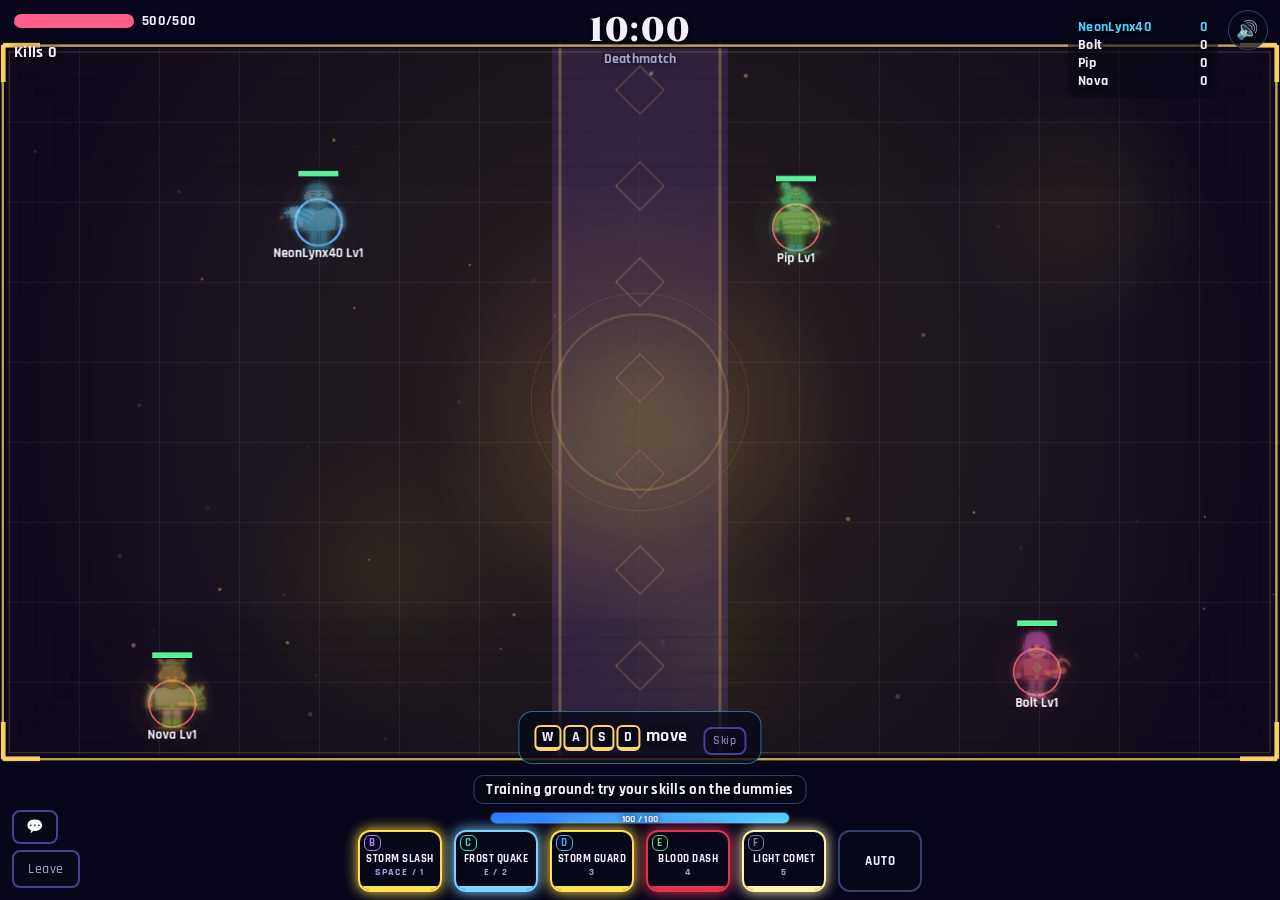
<file: index.html>
<!doctype html>
<html lang="en">
  <head>
    <meta charset="UTF-8" />
    <meta
      name="viewport"
      content="width=device-width, initial-scale=1, maximum-scale=1, user-scalable=no, viewport-fit=cover"
    />
    <meta name="mobile-web-app-capable" content="yes" />
    <meta name="theme-color" content="#0b0e1a" />
    <title>Orb Arena</title>
    <style>
      :root {
        --bg: #0b0e1a;
        --panel: rgba(14, 18, 36, 0.94);
        --text: #e8ecff;
        --dim: #8e97c4;
        --accent: #4dd2ff;
        --gold: #ffc93c;
        --orb-safe-area-top: var(--safe-area-inset-top, env(safe-area-inset-top, 0px));
        --orb-safe-area-right: var(--safe-area-inset-right, env(safe-area-inset-right, 0px));
        --orb-safe-area-bottom: var(--safe-area-inset-bottom, env(safe-area-inset-bottom, 0px));
        --orb-safe-area-left: var(--safe-area-inset-left, env(safe-area-inset-left, 0px));
      }
      * {
        box-sizing: border-box;
        -webkit-tap-highlight-color: transparent;
      }
      html,
      body {
        margin: 0;
        height: 100%;
        overflow: hidden;
        background: var(--bg);
        color: var(--text);
        font-family: 'Trebuchet MS', 'Segoe UI', system-ui, sans-serif;
        user-select: none;
        -webkit-user-select: none;
        overscroll-behavior: none;
        touch-action: none;
      }
      #game {
        position: fixed;
        inset: 0;
      }
      #game canvas {
        display: block;
        touch-action: none;
      }
      #ui {
        position: fixed;
        inset: 0;
        padding: var(--orb-safe-area-top) var(--orb-safe-area-right) var(--orb-safe-area-bottom)
          var(--orb-safe-area-left);
        pointer-events: none;
        z-index: 2;
      }
      #ui > * {
        pointer-events: auto;
      }
      [hidden] {
        display: none !important;
      }
      .panel {
        background: var(--panel);
        border: 1px solid rgba(120, 140, 255, 0.25);
        border-radius: 18px;
        padding: 20px 24px;
        box-shadow: 0 0 40px rgba(77, 210, 255, 0.15);
      }
      .center {
        position: absolute;
        left: 50%;
        top: 50%;
        transform: translate(-50%, -50%);
        text-align: center;
        max-width: 94vw;
        max-height: 96vh;
        overflow: auto;
      }
      h1 {
        margin: 0 0 2px;
        font-size: clamp(26px, 5vw, 42px);
        letter-spacing: 3px;
        color: var(--accent);
        text-shadow: 0 0 18px var(--accent);
      }
      h3 {
        margin: 14px 0 6px;
        font-size: 15px;
        color: var(--dim);
        text-transform: uppercase;
        letter-spacing: 1px;
      }
      .sub {
        margin: 0 0 10px;
        color: var(--dim);
        font-size: 14px;
      }
      input {
        width: 100%;
        padding: 11px 14px;
        border-radius: 12px;
        border: 1px solid #33406e;
        background: #0a0d1c;
        color: var(--text);
        font-size: 18px;
        text-align: center;
        outline: none;
        user-select: text;
        -webkit-user-select: text;
      }
      input:focus {
        border-color: var(--accent);
      }
      button {
        cursor: pointer;
        font: inherit;
        color: #04101a;
        background: var(--accent);
        border: 0;
        border-radius: 12px;
        padding: 11px 20px;
        font-size: 18px;
        font-weight: 700;
        margin-top: 10px;
        box-shadow: 0 0 20px rgba(77, 210, 255, 0.5);
      }
      button.ghost {
        background: transparent;
        color: var(--dim);
        box-shadow: none;
        font-size: 14px;
        font-weight: 400;
        border: 1px solid #33406e;
        padding: 8px 14px;
      }
      button:hover {
        filter: brightness(1.1);
      }
      button:disabled {
        opacity: 0.45;
        cursor: default;
        filter: none;
      }
      #play {
        width: 100%;
        font-size: 22px;
        padding: 14px;
      }
      .controls {
        margin-top: 10px;
        color: var(--dim);
        font-size: 12px;
        line-height: 1.6;
      }
      /* status bar */
      .status {
        display: flex;
        align-items: center;
        gap: 10px;
        margin: 4px 0 10px;
        font-size: 14px;
      }
      .status .lvl {
        background: #1b2247;
        border: 1px solid #33406e;
        border-radius: 10px;
        padding: 3px 10px;
        white-space: nowrap;
      }
      .status .xp {
        flex: 1;
        height: 8px;
        background: #1b2247;
        border-radius: 6px;
        overflow: hidden;
      }
      .status .xp div {
        height: 100%;
        width: 0;
        background: linear-gradient(90deg, #4dd2ff, #b77dff);
      }
      .status .coins {
        color: var(--gold);
        font-weight: 700;
        white-space: nowrap;
      }
      /* menu tiles */
      .grid {
        display: grid;
        grid-template-columns: repeat(4, 1fr);
        gap: 8px;
        margin: 10px 0 4px;
      }
      .tile {
        margin: 0;
        padding: 10px 6px;
        font-size: 14px;
        background: #1b2247;
        color: var(--text);
        box-shadow: none;
        border: 1px solid #33406e;
        position: relative;
      }
      .tile .ic {
        display: block;
        font-size: 22px;
        margin-bottom: 2px;
      }
      .dot {
        display: none;
        position: absolute;
        top: 4px;
        right: 6px;
        width: 10px;
        height: 10px;
        border-radius: 50%;
        background: #ff1744;
        box-shadow: 0 0 8px #ff1744;
      }
      .dot.on {
        display: block;
      }
      /* pages */
      #page {
        width: min(980px, 96vw);
        height: min(640px, 94vh);
        display: flex;
        flex-direction: column;
        text-align: left;
        overflow: hidden;
      }
      #pagehead {
        display: flex;
        align-items: center;
        gap: 12px;
        margin-bottom: 8px;
      }
      #pagehead h2 {
        margin: 0;
        flex: 1;
        color: var(--accent);
        font-size: 22px;
      }
      #pagehead button {
        margin: 0;
        padding: 6px 14px;
        font-size: 14px;
      }
      #pagebody {
        flex: 1;
        overflow: auto;
        padding-right: 4px;
      }
      .cards {
        display: grid;
        grid-template-columns: repeat(auto-fill, minmax(150px, 1fr));
        gap: 10px;
      }
      .card {
        background: #121936;
        border: 1px solid #2a3566;
        border-radius: 12px;
        padding: 10px;
        text-align: center;
        font-size: 13px;
        position: relative;
      }
      .card b {
        display: block;
        font-size: 15px;
        margin-bottom: 2px;
      }
      .card .d {
        color: var(--dim);
        font-size: 12px;
        min-height: 30px;
      }
      .card.sel {
        border-color: var(--accent);
        box-shadow: 0 0 14px rgba(77, 210, 255, 0.4);
      }
      .card.locked {
        opacity: 0.6;
      }
      .card button {
        margin-top: 6px;
        padding: 5px 10px;
        font-size: 13px;
        width: 100%;
      }
      .swatch {
        display: inline-block;
        width: 28px;
        height: 28px;
        border-radius: 50%;
        margin-bottom: 4px;
        box-shadow: 0 0 10px currentColor;
      }
      .row {
        display: flex;
        align-items: center;
        gap: 10px;
        background: #121936;
        border: 1px solid #2a3566;
        border-radius: 12px;
        padding: 10px 12px;
        margin-bottom: 8px;
      }
      .row .grow {
        flex: 1;
      }
      .row button {
        margin: 0;
        padding: 7px 14px;
        font-size: 14px;
      }
      .bar {
        height: 8px;
        background: #1b2247;
        border-radius: 6px;
        overflow: hidden;
        margin-top: 5px;
      }
      .bar > div {
        height: 100%;
        background: var(--accent);
      }
      .tabs {
        display: flex;
        gap: 6px;
        margin-bottom: 10px;
        flex-wrap: wrap;
      }
      .tabs button {
        margin: 0;
        padding: 6px 12px;
        font-size: 13px;
      }
      .tabs button.on {
        background: var(--accent);
        color: #04101a;
      }
      .star {
        color: #44496b;
      }
      .star.on {
        color: var(--gold);
      }
      .days {
        display: grid;
        grid-template-columns: repeat(7, 1fr);
        gap: 6px;
        margin: 10px 0;
      }
      .day {
        background: #121936;
        border: 1px solid #2a3566;
        border-radius: 10px;
        padding: 8px 2px;
        text-align: center;
        font-size: 12px;
      }
      .day.done {
        opacity: 0.5;
      }
      .day.now {
        border-color: var(--gold);
        box-shadow: 0 0 14px rgba(255, 201, 60, 0.5);
      }
      .day b {
        display: block;
        color: var(--gold);
        font-size: 15px;
      }
      .wheelbox {
        text-align: center;
      }
      #wheelwrap {
        position: relative;
        width: 300px;
        height: 300px;
        margin: 6px auto;
      }
      #wheel {
        width: 100%;
        height: 100%;
        border-radius: 50%;
        border: 4px solid var(--gold);
        transition: transform 4.2s cubic-bezier(0.15, 0.7, 0.1, 1);
        box-shadow: 0 0 30px rgba(255, 201, 60, 0.4);
      }
      #pointer {
        position: absolute;
        left: 50%;
        top: -10px;
        width: 0;
        height: 0;
        margin-left: -12px;
        border-left: 12px solid transparent;
        border-right: 12px solid transparent;
        border-top: 26px solid #ff1744;
        z-index: 2;
      }
      .dexgrid {
        display: grid;
        grid-template-columns: repeat(auto-fill, minmax(26px, 1fr));
        gap: 3px;
        margin: 6px 0 10px;
      }
      .dexgrid i {
        height: 26px;
        border-radius: 6px;
        background: #1b2247;
        border: 1px solid #2a3566;
        display: block;
      }
      .tag {
        display: inline-block;
        border: 1px solid;
        border-radius: 8px;
        padding: 1px 7px;
        font-size: 11px;
        margin: 1px;
      }
      /* HUD */
      #hud {
        position: absolute;
        inset: 0;
        pointer-events: none;
        font-weight: 700;
        text-shadow: 0 0 6px #000;
      }
      #hud > * {
        position: absolute;
      }
      #hpbox {
        left: 14px;
        top: 12px;
        display: flex;
        gap: 8px;
        align-items: center;
      }
      .pip {
        width: 20px;
        height: 20px;
        border-radius: 50%;
        background: #ff5e8a;
        box-shadow: 0 0 10px #ff5e8a;
      }
      .pip.off {
        background: #2a2f4a;
        box-shadow: none;
      }
      .hpbar {
        width: 120px;
        height: 14px;
        background: #2a2f4a;
        border-radius: 8px;
        overflow: hidden;
      }
      .hpbar div {
        height: 100%;
        background: #ff5e8a;
      }
      .hpnum {
        font-size: 14px;
      }
      #kills {
        left: 14px;
        top: 42px;
        font-size: 16px;
      }
      #timer {
        left: 50%;
        top: 8px;
        transform: translateX(-50%);
        font-size: 34px;
        letter-spacing: 2px;
      }
      #modeinfo {
        left: 50%;
        top: 50px;
        transform: translateX(-50%);
        font-size: 14px;
        color: var(--dim);
        white-space: nowrap;
      }
      #fxbar {
        left: 14px;
        top: 68px;
        display: flex;
        flex-direction: column;
        gap: 3px;
        align-items: flex-start;
      }
      .chip {
        border: 1px solid;
        border-radius: 8px;
        padding: 1px 8px;
        font-size: 12px;
        background: rgba(8, 10, 24, 0.6);
      }
      #lb {
        right: 62px;
        top: 10px;
        font-size: 14px;
        min-width: 150px;
        background: rgba(8, 10, 24, 0.55);
        border-radius: 10px;
        padding: 8px 10px;
      }
      #lb div {
        display: flex;
        justify-content: space-between;
        gap: 12px;
      }
      #lb .me {
        color: var(--accent);
      }
      #banner {
        left: 50%;
        top: 16%;
        transform: translateX(-50%);
        font-size: 26px;
        color: var(--gold);
        white-space: nowrap;
      }
      #objective {
        left: 50%;
        bottom: 12px;
        transform: translateX(-50%);
        font-size: 15px;
        background: rgba(8, 10, 24, 0.7);
        border: 1px solid #33406e;
        border-radius: 10px;
        padding: 4px 12px;
        white-space: nowrap;
      }
      #notes {
        left: 50%;
        top: 84px;
        transform: translateX(-50%);
        display: flex;
        flex-direction: column;
        align-items: center;
        gap: 4px;
      }
      .note {
        background: rgba(8, 10, 24, 0.78);
        border: 1px solid #33406e;
        border-radius: 10px;
        padding: 4px 14px;
        font-size: 16px;
        transition: opacity 0.5s;
        white-space: nowrap;
      }
      .note.out {
        opacity: 0;
      }
      #skills {
        position: absolute;
        left: 50%;
        bottom: 14px;
        transform: translateX(-50%);
        display: flex;
        gap: 12px;
      }
      .skillcard {
        position: relative;
      }
      .skillcard .rb {
        position: absolute;
        right: 8px;
        top: 6px;
        font-family: var(--f-title, inherit);
        font-size: 20px;
        font-weight: 800;
        border: 2px solid currentColor;
        border-radius: 8px;
        padding: 0 7px;
        background: rgba(8, 10, 24, 0.7);
      }
      #mpbar {
        position: absolute;
        left: 50%;
        bottom: 84px;
        transform: translateX(-50%);
        width: 300px;
        height: 12px;
        background: #1b2140;
        border: 1px solid #33406e;
        border-radius: 8px;
        overflow: hidden;
        pointer-events: none;
      }
      #mpfill {
        height: 100%;
        width: 100%;
        background: linear-gradient(90deg, #2979ff, #4dd2ff);
      }
      #mptxt {
        position: absolute;
        inset: 0;
        text-align: center;
        font-size: 10px;
        line-height: 12px;
      }
      .skill {
        position: relative;
        margin: 0;
        width: 84px;
        height: 62px;
        padding: 4px;
        background: rgba(8, 10, 24, 0.78);
        color: var(--text);
        border: 2px solid #33406e;
        border-radius: 14px;
        box-shadow: none;
        font-size: 13px;
        overflow: hidden;
        touch-action: none;
      }
      .skill::after {
        content: '';
        position: absolute;
        left: 0;
        right: 0;
        bottom: 0;
        height: var(--cd, 0%);
        background: rgba(0, 0, 0, 0.62);
        pointer-events: none;
      }
      .skill.ready {
        box-shadow: 0 0 14px currentColor;
      }
      .skill.nomp {
        opacity: 0.55;
      }
      .skill .rk {
        position: absolute;
        left: 4px;
        top: 3px;
        z-index: 1;
        font-size: 11px;
        font-weight: 800;
        border: 1px solid currentColor;
        border-radius: 6px;
        padding: 0 4px;
        background: rgba(8, 10, 24, 0.8);
      }
      .skill .el {
        position: absolute;
        left: 0;
        right: 0;
        bottom: 0;
        height: 4px;
      }
      .skill .skn {
        display: block;
        font-weight: 700;
      }
      .skill .key {
        display: block;
        font-size: 10px;
        color: var(--dim);
      }
      .skill .cdn {
        position: absolute;
        right: 6px;
        top: 2px;
        z-index: 1;
        font-size: 16px;
        color: var(--gold);
      }
      #mute {
        position: absolute;
        right: 12px;
        top: 10px;
        margin: 0;
        width: 40px;
        height: 40px;
        padding: 0;
        font-size: 18px;
        border-radius: 50%;
        background: rgba(8, 10, 24, 0.7);
        color: var(--text);
        box-shadow: none;
        border: 1px solid #33406e;
      }
      body.ingame #game {
        bottom: 96px;
      }
      body.ingame #skills {
        bottom: 8px;
      }
      body.ingame #mpbar {
        bottom: 76px;
      }
      @media (max-height: 560px) {
        body.ingame #game {
          bottom: 66px;
        }
        body.ingame .skill {
          height: 50px;
          width: 74px;
          font-size: 11px;
        }
        body.ingame #skills {
          bottom: 4px;
        }
        body.ingame #mpbar {
          bottom: 56px;
          height: 8px;
        }
      }
      @media (pointer: coarse) {
        body.ingame #game {
          bottom: 0;
          right: 78px;
        }
      }
      body.touchdev.ingame #game {
        bottom: 0;
        right: 78px;
      }
      #modal {
        position: fixed;
        inset: 0;
        z-index: 80;
        background: rgba(4, 2, 12, 0.7);
        display: flex;
        align-items: center;
        justify-content: center;
        pointer-events: auto;
      }
      #modal[hidden],
      #mergefx[hidden] {
        display: none;
      }
      #modal .box {
        position: relative;
        width: min(640px, 94vw);
        max-height: 86vh;
        overflow: auto;
        padding: 16px 18px;
      }
      #modal .mclose {
        position: absolute;
        right: 12px;
        top: 12px;
        margin: 0;
      }
      #modal .stats {
        display: grid;
        grid-template-columns: repeat(3, 1fr);
        gap: 6px;
        margin: 8px 0;
      }
      #modal .stats div {
        border: 1px solid #33406e;
        border-radius: 8px;
        padding: 6px 8px;
        background: rgba(8, 10, 24, 0.6);
      }
      #modal .stats b {
        display: block;
        font-size: 18px;
      }
      #levelup {
        position: fixed;
        right: 16px;
        top: 70px;
        z-index: 86;
        pointer-events: auto;
        cursor: pointer;
        animation: mfxin 0.3s ease-out;
      }
      #levelup[hidden],
      #skillbanner[hidden],
      #formfx[hidden] {
        display: none;
      }
      .lvbox {
        width: 240px;
        background: #f4f6ff;
        color: #1b1f3a;
        border: 4px solid #4a5aa8;
        border-radius: 10px;
        box-shadow: 0 6px 0 #2a2f5a;
        font-family: Rajdhani, sans-serif;
      }
      .lvtitle {
        background: #4a5aa8;
        color: #fff;
        font-weight: 800;
        padding: 4px 10px;
        letter-spacing: 1px;
      }
      .lvrows div {
        display: grid;
        grid-template-columns: 1fr auto 52px;
        padding: 2px 10px;
        font-weight: 700;
        border-bottom: 1px solid #dfe3f5;
      }
      .lvrows i {
        font-style: normal;
        color: #1f9d55;
        text-align: right;
      }
      .lvmsg {
        padding: 6px 10px;
        font-weight: 800;
        background: #e2e6fa;
      }
      .skfeed {
        position: fixed;
        top: 96px;
        z-index: 30;
        pointer-events: none;
        display: flex;
        flex-direction: column;
        gap: 4px;
        max-width: 38vw;
      }
      #skfeed-l {
        left: 10px;
        align-items: flex-start;
      }
      #skfeed-r {
        right: 10px;
        align-items: flex-end;
      }
      .skf {
        font-family: Bangers, Impact, sans-serif;
        font-size: 22px;
        letter-spacing: 1px;
        padding: 2px 12px;
        border-radius: 8px;
        background: rgba(8, 10, 24, 0.65);
        white-space: nowrap;
        overflow: hidden;
        text-overflow: ellipsis;
        max-width: 100%;
        animation: skfin 0.25s ease-out, skfout 0.3s ease-in 1.5s forwards;
      }
      .skf.me {
        color: #4da3ff;
        border-left: 4px solid #4da3ff;
        text-shadow: 0 0 10px #1f6fe0;
      }
      .skf.foe {
        color: #ff4d5e;
        border-right: 4px solid #ff4d5e;
        text-shadow: 0 0 10px #d6001c;
      }
      @keyframes skfin {
        from {
          opacity: 0;
          transform: translateX(var(--skf-from, -30px)) scale(1.3);
        }
        to {
          opacity: 1;
          transform: none;
        }
      }
      @keyframes skfout {
        to {
          opacity: 0;
        }
      }
      #skfeed-r .skf {
        --skf-from: 30px;
      }
      body.in-menu .skfeed {
        display: none;
      }
      body.ad-playing #ui,
      body.ad-playing #touch {
        pointer-events: none;
      }
      #skillbanner {
        position: fixed;
        left: 50%;
        top: 64px;
        transform: translateX(-50%);
        z-index: 30;
        pointer-events: none;
        font-family: Bangers, Impact, sans-serif;
        font-size: 26px;
        letter-spacing: 1px;
        padding: 2px 16px;
        border-radius: 10px;
        background: rgba(8, 10, 24, 0.55);
        text-shadow: 0 0 12px currentColor;
        white-space: nowrap;
        animation: bannerin 0.3s ease-out;
      }
      @keyframes bannerin {
        from {
          transform: translateX(-50%) scale(1.8);
          opacity: 0;
        }
        to {
          transform: translateX(-50%) scale(1);
          opacity: 1;
        }
      }
      #formfx {
        position: fixed;
        inset: 0;
        z-index: 70;
        pointer-events: none;
        display: flex;
        align-items: center;
        justify-content: center;
        background: radial-gradient(circle, rgba(255, 23, 68, 0.25), rgba(0, 0, 0, 0.55));
      }
      #formfx .fbox {
        text-align: center;
        animation: mfxin 0.4s ease-out;
      }
      #formfx .fname {
        font-family: Bangers, Impact, sans-serif;
        font-size: 64px;
        color: #ffe58a;
        text-shadow: 0 0 30px #ff1744;
      }
      #formfx .fstats {
        font-size: 20px;
        font-weight: 800;
        color: #fff;
      }
      .statsheet {
        display: grid;
        grid-template-columns: repeat(4, 1fr);
        gap: 6px;
      }
      .statsheet div {
        border: 1px solid #33406e;
        border-radius: 8px;
        padding: 6px 8px;
        background: rgba(8, 10, 24, 0.6);
      }
      .statsheet b {
        display: block;
        font-size: 18px;
      }
      .worldbox {
        margin-bottom: 14px;
      }
      .worldbox.locked {
        filter: grayscale(0.7) brightness(0.7);
      }
      .worldmap {
        width: 100%;
        height: auto;
        display: block;
        border-radius: 18px;
      }
      .worldmap .trail {
        animation: dash 1.6s linear infinite;
      }
      .worldmap .spark {
        animation: twinkle 2.4s ease-in-out infinite;
      }
      .worldmap .mnode.next .halo {
        animation: pulse 1.1s ease-in-out infinite;
        transform-box: fill-box;
        transform-origin: center;
      }
      .worldmap .mnode.open:hover circle {
        filter: brightness(1.25);
      }
      @keyframes dash {
        to {
          stroke-dashoffset: -40;
        }
      }
      @keyframes twinkle {
        50% {
          opacity: 0.2;
        }
      }
      @keyframes pulse {
        50% {
          transform: scale(1.5);
          opacity: 0.6;
        }
      }
      #mergefx {
        position: fixed;
        top: 14%;
        left: 50%;
        transform: translateX(-50%);
        z-index: 85;
        pointer-events: none;
      }
      .mfx {
        min-width: 280px;
        text-align: center;
        padding: 12px 18px;
        border: 3px solid #ffc93c;
        border-radius: 16px;
        background: radial-gradient(circle at 50% 30%, #3a1d6e, #120a26);
        box-shadow: 0 0 40px rgba(255, 201, 60, 0.45);
        animation: mfxin 0.35s ease-out;
      }
      .mfx .mtitle {
        font-family: Bangers, Impact, sans-serif;
        font-size: 32px;
        letter-spacing: 1px;
        color: #ffe58a;
      }
      .mfx .mrow {
        display: flex;
        justify-content: center;
        align-items: center;
        gap: 6px;
        margin: 6px 0;
      }
      .mfx .ico {
        width: 64px;
        height: 64px;
        margin: 0;
      }
      .mfx .ghostcard {
        animation: mfxfly 0.8s ease-in 0.3s forwards;
      }
      .mfx .plus {
        font-size: 28px;
        color: #ffe58a;
        animation: mfxfade 0.8s 0.3s forwards;
      }
      .mfx .maincard {
        animation: mfxpulse 0.9s 0.9s;
      }
      .mfx .lvup {
        font-family: Bangers, Impact, sans-serif;
        font-size: 30px;
        color: #7dff6b;
        animation: mfxpulse 0.9s 1s 2;
      }
      .mfx .bar {
        height: 10px;
        margin-top: 6px;
      }
      .mfx .bar > div {
        transition: width 1.1s ease-out 0.5s;
        background: linear-gradient(90deg, #ffc93c, #7dff6b);
      }
      @keyframes mfxin {
        from {
          transform: scale(0.6);
          opacity: 0;
        }
        to {
          transform: scale(1);
          opacity: 1;
        }
      }
      @keyframes mfxfly {
        to {
          transform: translateX(60px) scale(0.3);
          opacity: 0;
        }
      }
      @keyframes mfxfade {
        to {
          opacity: 0;
        }
      }
      @keyframes mfxpulse {
        50% {
          transform: scale(1.25);
          filter: brightness(1.6);
        }
      }
      .kc {
        display: inline-block;
        padding: 3px 6px;
        margin: 2px;
        border: 2px solid #ffd36e;
        border-bottom-width: 4px;
        border-radius: 6px;
        font-weight: 800;
        text-align: center;
        background: rgba(8, 10, 24, 0.85);
      }
      .kcrow {
        margin: 4px 0;
        text-align: center;
      }
      .kcrow span:not(.kc) {
        margin: 0 6px;
        opacity: 0.85;
      }
      .skillcard {
        cursor: pointer;
      }
      #onboard {
        position: absolute;
        left: 50%;
        top: 50%;
        transform: translate(-50%, -50%);
        width: min(960px, 96vw);
        max-height: 94vh;
        overflow: auto;
        z-index: 60;
        padding: 14px 18px;
      }
      #onboard .obrow {
        display: flex;
        gap: 14px;
        align-items: center;
      }
      #onboard .pick {
        display: flex;
        flex-wrap: wrap;
        gap: 6px;
      }
      #onboard .pick button.on,
      #onboard .card.sel {
        outline: 2px solid #ffd36e;
      }
      #onboard .card {
        cursor: pointer;
      }
      #countdown {
        position: absolute;
        left: 50%;
        top: 38%;
        transform: translate(-50%, -50%);
        font-family: Bangers, Impact, sans-serif;
        font-size: 150px;
        color: #ffe58a;
        text-shadow:
          0 0 30px #ff8a3c,
          0 6px 0 #1b0a3a;
        pointer-events: none;
        z-index: 40;
      }
      #lobby {
        position: absolute;
        left: 50%;
        top: 50%;
        transform: translate(-50%, -50%);
        width: min(900px, 94vw);
        max-height: 88vh;
        overflow: auto;
        z-index: 45;
        padding: 14px 18px;
      }
      #lobby h2 {
        margin: 0 0 4px;
      }
      #lobby .lteam {
        display: grid;
        grid-template-columns: 1fr 1fr;
        gap: 10px;
      }
      #lobby .lp {
        border: 1px solid #33406e;
        border-radius: 10px;
        padding: 8px 10px;
        background: rgba(8, 10, 24, 0.6);
        font-size: 13px;
      }
      #lobby .lp b {
        font-size: 15px;
      }
      #lobby .lsk {
        margin-top: 3px;
        line-height: 1.25;
      }
      #lobby .lsk i {
        font-style: normal;
        opacity: 0.75;
      }
      #lobby .pick {
        display: flex;
        flex-wrap: wrap;
        gap: 6px;
        margin: 6px 0;
      }
      #lobby .pick button {
        margin: 0;
        padding: 5px 9px;
        font-size: 13px;
      }
      #lobby .pick button.on {
        outline: 2px solid #ffd36e;
      }
      #lobby .lbar {
        display: flex;
        align-items: center;
        gap: 12px;
        margin-top: 10px;
      }
      .skill.auto {
        font-weight: 800;
        letter-spacing: 1px;
      }
      .skill.auto.on {
        background: #ffc93c;
        color: #1b0a3a;
      }
      #emotebtn {
        position: absolute;
        left: 12px;
        bottom: 56px;
        margin: 0;
        padding: 6px 12px;
        background: rgba(8, 10, 24, 0.7);
      }
      #emotes {
        position: absolute;
        left: 12px;
        bottom: 100px;
        display: grid;
        grid-template-columns: repeat(3, auto);
        gap: 6px;
        padding: 8px;
        border-radius: 10px;
        background: rgba(8, 10, 24, 0.85);
        border: 1px solid #ffd36e66;
        z-index: 20;
      }
      #emotes button {
        margin: 0;
        padding: 6px 10px;
        font-size: 14px;
      }
      #leave,
      #invite {
        position: absolute;
        bottom: 12px;
        margin: 0;
        background: rgba(8, 10, 24, 0.7);
      }
      #leave {
        left: 12px;
      }
      #invite {
        left: 86px;
      }
      #board table {
        border-collapse: collapse;
        margin: 10px auto 0;
        min-width: 320px;
      }
      #board td,
      #board th {
        padding: 4px 12px;
        text-align: left;
      }
      #board th {
        color: var(--dim);
        font-weight: 400;
        font-size: 13px;
      }
      #board tr.me td {
        color: var(--accent);
        font-weight: 700;
      }
      #board h2 {
        margin: 0;
        font-size: 28px;
        color: var(--gold);
      }
      #board .next {
        color: var(--dim);
        margin-top: 10px;
      }
      #board .reward {
        margin-top: 10px;
        color: var(--gold);
        font-size: 16px;
      }
      #touch {
        position: fixed;
        inset: 0;
        z-index: 1;
        touch-action: none;
        pointer-events: none;
      }
      #touch.on {
        pointer-events: auto;
      }
      .stick {
        position: absolute;
        width: 120px;
        height: 120px;
        margin: -60px 0 0 -60px;
        border-radius: 50%;
        border: 2px solid rgba(255, 255, 255, 0.35);
        background: rgba(255, 255, 255, 0.08);
        pointer-events: none;
      }
      .knob {
        position: absolute;
        left: 50%;
        top: 50%;
        width: 52px;
        height: 52px;
        margin: -26px 0 0 -26px;
        border-radius: 50%;
        background: rgba(77, 210, 255, 0.6);
      }
      #ovmsg {
        font-size: 20px;
        margin: 0 0 6px;
      }
      #ovbtns button {
        margin: 10px 6px 0;
      }
      #hint {
        position: absolute;
        left: 50%;
        bottom: 22%;
        transform: translateX(-50%);
        text-align: center;
        background: rgba(8, 10, 24, 0.78);
        border: 1px solid rgba(77, 210, 255, 0.5);
        border-radius: 14px;
        padding: 12px 20px;
        font-size: clamp(14px, 2.4vw, 22px);
        line-height: 1.5;
        pointer-events: none;
        transition: opacity 0.6s;
        max-width: 92vw;
      }
      #hint b {
        color: var(--accent);
      }
      #rotate {
        position: fixed;
        inset: 0;
        z-index: 10;
        background: #0b0e1a;
        display: none;
        align-items: center;
        justify-content: center;
        text-align: center;
        font-size: 22px;
        padding: 30px;
      }
      @media (orientation: portrait) and (pointer: coarse) {
        #rotate {
          display: flex;
        }
      }
      #toast {
        position: absolute;
        left: 50%;
        bottom: 74px;
        transform: translateX(-50%);
        color: var(--dim);
        font-size: 13px;
        pointer-events: none;
      }
      @media (pointer: coarse) {
        #skills {
          left: auto;
          right: 8px;
          top: 56px;
          bottom: auto;
          transform: none;
          flex-direction: column;
          gap: 5px;
        }
        .skillcard {
          position: relative;
        }
        .skillcard .rb {
          position: absolute;
          right: 8px;
          top: 6px;
          font-family: var(--f-title, inherit);
          font-size: 20px;
          font-weight: 800;
          border: 2px solid currentColor;
          border-radius: 8px;
          padding: 0 7px;
          background: rgba(8, 10, 24, 0.7);
        }
        #mpbar {
          bottom: auto;
          top: 8px;
          left: 14px;
          transform: none;
          width: 130px;
        }
        .skill {
          width: 58px;
          height: 40px;
          padding: 2px;
          font-size: 10px;
        }
        .skill .key {
          display: none;
        }
      }
      @media (max-height: 520px) {
        .panel {
          padding: 10px 14px;
        }
        h1 {
          font-size: 22px;
        }
        .grid {
          grid-template-columns: repeat(8, 1fr);
        }
        .tile {
          font-size: 11px;
          padding: 6px 2px;
        }
        .tile .ic {
          font-size: 16px;
        }
        button {
          padding: 7px 14px;
          font-size: 14px;
        }
        #play {
          font-size: 16px;
          padding: 8px;
        }
        input {
          padding: 6px;
          font-size: 14px;
        }
        .controls {
          display: none;
        }
        #timer {
          font-size: 22px;
          top: 4px;
        }
        #modeinfo {
          top: 32px;
          font-size: 11px;
        }
        #lb {
          font-size: 10px;
          min-width: 110px;
          padding: 4px 6px;
          right: 52px;
          top: 6px;
        }
        #kills {
          font-size: 12px;
          top: 28px;
        }
        .pip {
          width: 12px;
          height: 12px;
        }
        #hpbox {
          top: 8px;
          left: 10px;
          gap: 5px;
        }
        #fxbar {
          top: 48px;
          left: 10px;
        }
        .chip {
          font-size: 10px;
        }
        #notes {
          top: 54px;
        }
        .note {
          font-size: 12px;
          padding: 2px 8px;
        }
        #hint {
          bottom: auto;
          top: 14%;
          font-size: 12px;
          padding: 6px 12px;
        }
        #mute {
          width: 32px;
          height: 32px;
          font-size: 14px;
          top: 6px;
          right: 8px;
        }
        #leave,
        #invite {
          font-size: 11px;
          padding: 5px 10px;
          bottom: 8px;
        }
        #leave {
          left: 8px;
        }
        #invite {
          left: 66px;
        }
        #banner {
          font-size: 16px;
        }
        .stick {
          width: 100px;
          height: 100px;
          margin: -50px 0 0 -50px;
        }
        .knob {
          width: 44px;
          height: 44px;
          margin: -22px 0 0 -22px;
        }
        #page {
          height: 96vh;
        }
        #wheelwrap {
          width: 200px;
          height: 200px;
        }
        #objective {
          font-size: 11px;
          bottom: 6px;
          padding: 2px 8px;
        }
      }

      /* ===== Starforge theme: custom fonts, ornate panels, cosmic backdrop ===== */
      :root {
        --bg: #07061a;
        --text: #f4eeff;
        --dim: #a9a2d6;
        --accent: #4dd2ff;
        --gold: #ffc93c;
        --f-display: 'Cinzel', Georgia, serif;
        --f-ui: 'Rajdhani', 'Segoe UI', system-ui, sans-serif;
        --f-pop: 'Bangers', Impact, cursive;
      }
      html,
      body {
        font-family: var(--f-ui);
        font-weight: 600;
        letter-spacing: 0.3px;
        background: var(--bg);
      }
      #backdrop {
        position: fixed;
        inset: 0;
        z-index: 1;
        pointer-events: none;
        opacity: 0;
        transition: opacity 0.4s;
        background:
          radial-gradient(1.4px 1.4px at 12% 22%, #fff, transparent),
          radial-gradient(1.2px 1.2px at 28% 64%, #cfe9ff, transparent),
          radial-gradient(1.6px 1.6px at 44% 14%, #fff, transparent),
          radial-gradient(1.2px 1.2px at 58% 80%, #ffe9b0, transparent),
          radial-gradient(1.4px 1.4px at 71% 36%, #fff, transparent),
          radial-gradient(1.2px 1.2px at 86% 70%, #d9c8ff, transparent),
          radial-gradient(1.6px 1.6px at 93% 18%, #fff, transparent),
          radial-gradient(1.2px 1.2px at 6% 86%, #fff, transparent),
          radial-gradient(1px 1px at 37% 42%, #fff, transparent),
          radial-gradient(1px 1px at 79% 90%, #fff, transparent),
          radial-gradient(60% 55% at 15% 15%, rgba(91, 60, 255, 0.5), transparent),
          radial-gradient(55% 60% at 85% 80%, rgba(255, 77, 166, 0.35), transparent),
          radial-gradient(40% 40% at 55% 50%, rgba(77, 210, 255, 0.18), transparent), #07061a;
      }
      body.in-menu #backdrop {
        opacity: 1;
      }
      .panel {
        border: 2px solid rgba(138, 92, 255, 0.55);
        border-radius: 12px;
        background: linear-gradient(165deg, rgba(34, 26, 96, 0.97), rgba(11, 9, 38, 0.98));
        box-shadow:
          0 0 0 1px #000,
          0 14px 50px rgba(0, 0, 0, 0.7),
          inset 0 0 50px rgba(91, 60, 255, 0.18);
      }
      .panel::before {
        content: '';
        position: absolute;
        inset: 5px;
        pointer-events: none;
        border-radius: 8px;
        background:
          linear-gradient(var(--gold), var(--gold)) top left / 22px 3px no-repeat,
          linear-gradient(var(--gold), var(--gold)) top left / 3px 22px no-repeat,
          linear-gradient(var(--gold), var(--gold)) top right / 22px 3px no-repeat,
          linear-gradient(var(--gold), var(--gold)) top right / 3px 22px no-repeat,
          linear-gradient(var(--gold), var(--gold)) bottom left / 22px 3px no-repeat,
          linear-gradient(var(--gold), var(--gold)) bottom left / 3px 22px no-repeat,
          linear-gradient(var(--gold), var(--gold)) bottom right / 22px 3px no-repeat,
          linear-gradient(var(--gold), var(--gold)) bottom right / 3px 22px no-repeat;
      }
      h1 {
        font-family: var(--f-display);
        font-weight: 900;
        letter-spacing: 5px;
        background: linear-gradient(180deg, #fffbe0, #ffc93c 55%, #e8851e);
        -webkit-background-clip: text;
        background-clip: text;
        color: transparent;
        text-shadow: none;
        filter: drop-shadow(0 0 16px rgba(255, 179, 0, 0.55));
      }
      h2,
      h3 {
        font-family: var(--f-display);
        letter-spacing: 1px;
      }
      h3 {
        color: var(--gold);
        font-size: 14px;
      }
      .sub {
        color: var(--dim);
        font-size: 15px;
        letter-spacing: 0.6px;
      }
      input {
        font-family: var(--f-ui);
        font-weight: 700;
        border: 2px solid #5b4aa8;
        background: rgba(6, 5, 24, 0.9);
        border-radius: 8px;
        letter-spacing: 1px;
      }
      input:focus {
        border-color: var(--gold);
        box-shadow: 0 0 14px rgba(255, 201, 60, 0.4);
      }
      button {
        font-family: var(--f-ui);
        font-weight: 700;
        text-transform: uppercase;
        letter-spacing: 1.4px;
        color: #04122a;
        border: 2px solid #c8f4ff;
        border-radius: 8px;
        background: linear-gradient(180deg, #7be6ff, #2a9be0);
        box-shadow:
          0 4px 0 #14527a,
          0 0 18px rgba(77, 210, 255, 0.45);
        transition:
          transform 0.08s,
          box-shadow 0.08s,
          filter 0.15s;
      }
      button:hover {
        transform: translateY(-1px);
        filter: brightness(1.12);
      }
      button:active {
        transform: translateY(3px);
        box-shadow:
          0 1px 0 #14527a,
          0 0 10px rgba(77, 210, 255, 0.4);
      }
      button:disabled {
        transform: none;
        box-shadow: 0 3px 0 #1c2440;
        background: linear-gradient(180deg, #3a4266, #262c4d);
        border-color: #4a5280;
        color: #8c93b8;
      }
      button.ghost {
        background: rgba(10, 8, 36, 0.7);
        color: var(--dim);
        border: 2px solid #4a3f8f;
        box-shadow: none;
        text-transform: none;
        letter-spacing: 0.6px;
      }
      #play {
        font-family: var(--f-display);
        font-weight: 900;
        font-size: 24px;
        letter-spacing: 3px;
        color: #2a1500;
        border-color: #fff3b0;
        background: linear-gradient(180deg, #ffe58a, #ffb020 60%, #e8851e);
        box-shadow:
          0 5px 0 #8a4f00,
          0 0 26px rgba(255, 176, 32, 0.6);
      }
      .tabs button {
        text-transform: none;
        letter-spacing: 0.5px;
        background: rgba(20, 16, 66, 0.9);
        color: var(--text);
        border: 2px solid #4a3f8f;
        box-shadow: none;
      }
      .tabs button.on {
        background: linear-gradient(180deg, #ffe58a, #ffb020);
        color: #2a1500;
        border-color: #fff3b0;
      }
      .grid {
        display: flex;
        flex-wrap: wrap;
        justify-content: center;
        gap: 8px;
      }
      .tile {
        width: calc(20% - 7px);
        min-width: 84px;
        background: linear-gradient(180deg, rgba(48, 38, 128, 0.95), rgba(20, 16, 64, 0.95));
        color: var(--text);
        border: 2px solid #5b4aa8;
        box-shadow: 0 3px 0 #0a0820;
        text-transform: none;
        letter-spacing: 0.5px;
        font-size: 15px;
      }
      .tile:hover {
        border-color: var(--gold);
        box-shadow:
          0 3px 0 #0a0820,
          0 0 18px rgba(255, 201, 60, 0.45);
      }
      .tile .ic {
        font-size: 26px;
        filter: drop-shadow(0 0 6px rgba(255, 201, 60, 0.5));
      }
      .card,
      .row,
      .day,
      .tile {
        font-family: var(--f-ui);
      }
      .card {
        background: linear-gradient(180deg, #1d1760, #110d3d);
        border: 2px solid #4a3f8f;
        border-radius: 10px;
      }
      .card b {
        font-family: var(--f-display);
        font-size: 15px;
        letter-spacing: 0.4px;
      }
      .card.sel {
        border-color: var(--gold);
        box-shadow: 0 0 16px rgba(255, 201, 60, 0.5);
      }
      .row {
        background: linear-gradient(90deg, #1d1760, #130f45);
        border: 2px solid #4a3f8f;
        border-radius: 10px;
      }
      #pagehead h2 {
        font-family: var(--f-display);
        font-weight: 900;
        color: var(--gold);
        letter-spacing: 2px;
      }
      #timer {
        font-family: var(--f-display);
        font-weight: 900;
      }
      .note,
      #hint,
      #banner,
      #objective {
        font-family: var(--f-ui);
        font-weight: 700;
      }
      #banner {
        font-family: var(--f-pop);
        font-size: 34px;
        letter-spacing: 2px;
        color: #ffe58a;
        -webkit-text-stroke: 1px #6a3a00;
      }
      #board h2 {
        font-family: var(--f-display);
        font-weight: 900;
      }
      #lb,
      #modeinfo,
      #kills {
        font-family: var(--f-ui);
        font-weight: 700;
      }
      .skill {
        font-family: var(--f-ui);
        font-weight: 700;
        border-radius: 12px;
      }
      .skill .skn {
        text-transform: uppercase;
        letter-spacing: 1px;
        font-size: 12px;
      }
      /* champion panel */
      #champ {
        position: absolute;
        left: max(16px, calc(50% - 760px));
        top: 50%;
        transform: translateY(-50%);
        width: 270px;
        text-align: center;
        padding: 14px 16px 16px;
      }
      #champ h4 {
        margin: 0;
        font-family: var(--f-display);
        font-size: 13px;
        letter-spacing: 3px;
        color: var(--gold);
      }
      #champ .art svg {
        width: 100%;
        height: auto;
        display: block;
        filter: drop-shadow(0 0 18px rgba(255, 201, 60, 0.45));
        animation: bob 3.2s ease-in-out infinite;
      }
      #champ .nm {
        font-family: var(--f-display);
        font-weight: 900;
        font-size: 30px;
        letter-spacing: 3px;
        color: #fff3b0;
        text-shadow: 0 0 14px rgba(255, 176, 32, 0.7);
      }
      #champ .ttl {
        color: var(--dim);
        font-size: 14px;
        margin-bottom: 4px;
      }
      #champ button {
        width: 100%;
        font-size: 14px;
        padding: 8px;
        margin-top: 6px;
      }
      @keyframes bob {
        0%,
        100% {
          transform: translateY(0);
        }
        50% {
          transform: translateY(-7px);
        }
      }
      .art svg {
        width: 100%;
        height: auto;
        display: block;
      }
      .ico {
        width: 44px;
        height: 44px;
        flex: none;
        display: block;
        margin: 0 auto 4px;
      }
      .day .ico {
        width: 24px;
        height: 24px;
        margin: 2px auto 0;
      }
      .row .ico {
        margin: 0 8px 0 0;
      }
      button .ico {
        width: 26px;
        height: 26px;
        vertical-align: middle;
        margin-right: 4px;
      }
      .worldmap .bob {
        animation: wmbob 3s ease-in-out infinite;
      }
      .worldmap .fall {
        animation: wmfall 6s linear infinite;
      }
      .worldmap .fall.fast {
        animation-duration: 1.2s;
      }
      .worldmap .rise {
        animation: wmrise 5s linear infinite;
      }
      .worldmap .flash {
        opacity: 0;
        animation: wmflash 7s infinite;
      }
      .worldmap .gift.ready {
        animation: wmbob 1.2s ease-in-out infinite;
      }
      @keyframes wmbob {
        50% {
          transform: translateY(-6px);
        }
      }
      @keyframes wmfall {
        to {
          transform: translate(-30px, 380px);
        }
      }
      @keyframes wmrise {
        to {
          transform: translate(20px, -380px);
          opacity: 0;
        }
      }
      @keyframes wmflash {
        0%,
        90%,
        94%,
        100% {
          opacity: 0;
        }
        92% {
          opacity: 0.35;
        }
      }
      .heroprev {
        display: flex;
        gap: 14px;
        align-items: center;
        padding: 8px 10px;
        margin: 6px 0 10px;
        border: 1px solid #33406e;
        border-radius: 12px;
        background: linear-gradient(120deg, #1b2148, #10142c);
      }
      .heroart svg {
        width: 190px;
        height: 228px;
      }
      .heroGear {
        display: flex;
        flex-wrap: wrap;
      }
      .cards .card > svg.ico:first-child {
        width: 72px;
        height: 72px;
      }
      .heroGear .ico {
        width: 34px;
        height: 34px;
        margin: 4px 4px 0 0;
      }
      .prizecards {
        display: grid;
        grid-template-columns: repeat(auto-fill, minmax(118px, 1fr));
        gap: 8px;
        max-height: 320px;
        overflow-y: auto;
        margin: 8px 0;
      }
      .prizecard {
        position: relative;
        display: flex;
        flex-direction: column;
        align-items: center;
        gap: 4px;
        padding: 10px 6px;
        border: 2px solid var(--gold);
        border-radius: 10px;
        background: linear-gradient(160deg, #2a2350, #141028);
        font-size: 12px;
        text-align: center;
        animation: cardin 0.35s ease-out both;
      }
      .prizecard .pci {
        font-size: 26px;
      }
      .prizecard .pcn {
        position: absolute;
        top: 3px;
        left: 6px;
        font-size: 10px;
        opacity: 0.6;
      }
      @keyframes cardin {
        from {
          transform: rotateY(90deg) scale(0.6);
          opacity: 0;
        }
        to {
          transform: none;
          opacity: 1;
        }
      }
      .towerart {
        width: 64px;
        height: 64px;
        flex: none;
      }
      .towerart svg {
        width: 100%;
        height: 100%;
      }
      .bossgrid {
        display: grid;
        grid-template-columns: repeat(auto-fill, minmax(210px, 1fr));
        gap: 12px;
      }
      .boss {
        background: linear-gradient(180deg, #1d1760, #0f0b38);
        border: 2px solid #4a3f8f;
        border-radius: 12px;
        padding: 10px;
        text-align: center;
      }
      .boss.champion {
        border-color: var(--gold);
        box-shadow: 0 0 20px rgba(255, 201, 60, 0.35);
        grid-column: 1 / -1;
        display: grid;
        grid-template-columns: 200px 1fr;
        gap: 16px;
        text-align: left;
        align-items: center;
      }
      .boss .art {
        background: radial-gradient(circle, rgba(138, 92, 255, 0.35), transparent 70%);
        border-radius: 10px;
      }
      .boss b {
        display: block;
        font-family: var(--f-display);
        font-size: 17px;
        color: #fff3b0;
        margin-top: 4px;
      }
      .boss .tt {
        color: var(--dim);
        font-size: 13px;
      }
      .boss .lore {
        font-size: 14px;
        margin: 6px 0;
        color: #e3dcff;
      }
      .boss .hint {
        font-size: 13px;
        color: var(--gold);
      }
      @media (max-width: 1180px), (max-height: 640px) {
        #champ {
          display: none;
        }
      }
      @media (max-height: 520px) {
        .tile {
          width: calc(11% - 7px);
          min-width: 60px;
        }
        .tile .ic {
          font-size: 18px;
        }
      }
    
      /* ===== First minute and layout fixes ===== */
      /* "Create your fighter": dim everything behind it so the menu and champion card do not show through. */
      #onboard:not([hidden]) {
        box-shadow: 0 0 0 100vmax rgba(4, 2, 12, 0.82);
      }
      /* Pre-match lobby: a small bar under the timer that starts the match by itself. */
      #lobby .lbar {
        flex-wrap: wrap;
        gap: 10px;
        margin: 0;
      }
      #lobby .lbar button {
        margin: 0;
        white-space: nowrap;
      }
      #lobby .lwhere {
        font-weight: 800;
        color: var(--gold);
        white-space: nowrap;
      }
      #lobby .lstart {
        margin: 0;
        white-space: nowrap;
      }
      #lobby.compact {
        top: 74px;
        transform: translateX(-50%);
        width: auto;
        max-width: 96vw;
        max-height: none;
        overflow: visible;
        padding: 8px 14px;
      }
      #lobby.compact .lbar {
        flex-wrap: nowrap;
      }
      /* The start notices (mode, goal) appear under the bar instead of behind it. */
      body:has(#lobby.compact:not([hidden])) #notes {
        top: 140px;
      }
      /* Tutorial coach: one short line above the skill bar, never over the arena centre. */
      #hint.coach {
        top: auto;
        bottom: 136px;
        display: flex;
        align-items: center;
        gap: 6px;
        white-space: nowrap;
        font-size: 18px;
        line-height: 1.3;
        padding: 8px 14px;
      }
      #hint .hint-dismiss {
        pointer-events: auto;
        margin: 0 0 0 10px;
        padding: 3px 10px;
        font-size: 12px;
      }
      #hint.coach .kc {
        margin: 0 1px;
        padding: 1px 6px;
        font-size: 14px;
      }
      /* Objective line: above the mana bar, not behind the skill buttons. */
      body.ingame #objective {
        bottom: 96px;
      }
      /* Skill buttons: rank badge in the corner, name in two lines at most, key label always inside. */
      .skill {
        display: flex;
        flex-direction: column;
        align-items: center;
        justify-content: center;
        gap: 1px;
        padding: 14px 4px 6px;
      }
      .skill .skn {
        display: -webkit-box;
        -webkit-line-clamp: 2;
        -webkit-box-orient: vertical;
        overflow: hidden;
        max-width: 100%;
        font-size: 11px;
        line-height: 1.1;
        letter-spacing: 0.5px;
      }
      .skill .key {
        line-height: 1;
      }
      .skill.auto {
        padding: 4px;
      }
      @media (max-height: 560px) {
        body.ingame #objective {
          bottom: 66px;
        }
        #hint.coach {
          bottom: 96px;
          font-size: 15px;
        }
        body.ingame .skill {
          padding: 12px 3px 4px;
        }
        .skill .skn {
          font-size: 10px;
        }
      }
      @media (max-height: 520px) {
        #lobby.compact {
          top: 46px;
          padding: 4px 18px;
        }
        #lobby .lbar {
          gap: 6px;
        }
        #lobby .lbar button {
          padding: 4px 10px;
          font-size: 12px;
        }
        #lobby .lwhere,
        #lobby .lstart {
          font-size: 12px;
        }
        body:has(#lobby.compact:not([hidden])) #notes {
          top: 96px;
        }
      }
      /* Touch: skills sit in a column on the right, so the HUD must keep clear of it. */
      @media (pointer: coarse) {
        body.ingame #objective {
          bottom: 6px;
        }
        #hint.coach {
          top: auto;
          bottom: 34px;
          font-size: 13px;
          padding: 5px 10px;
        }
        body.ingame #mpbar {
          top: 27px;
          left: 10px;
          width: 120px;
          height: 9px;
        }
        body.ingame #mptxt {
          font-size: 8px;
          line-height: 9px;
        }
        body.ingame #kills {
          top: 40px;
        }
        body.ingame #fxbar {
          top: 56px;
        }
        body.ingame #lb {
          right: 78px;
        }
        body.ingame .skill {
          padding: 11px 2px 3px;
        }
        .skill .skn {
          font-size: 9px;
          letter-spacing: 0;
        }
        .skill .rk {
          font-size: 9px;
          padding: 0 3px;
        }
      }
      body.touchdev.ingame #objective {
        bottom: 6px;
      }
      body.touchdev #hint.coach {
        top: auto;
        bottom: 34px;
        font-size: 13px;
        padding: 5px 10px;
      }
      body.touchdev.ingame #mpbar {
        top: 27px;
        left: 10px;
        width: 120px;
        height: 9px;
      }
      body.touchdev.ingame #mptxt {
        font-size: 8px;
        line-height: 9px;
      }
      body.touchdev.ingame #kills {
        top: 40px;
      }
      body.touchdev.ingame #fxbar {
        top: 56px;
      }
      body.touchdev.ingame #lb {
        right: 78px;
      }
    
      /* Main menu: the most used tiles first; the rest open with More. */
      .grid:not(.open) .tile.more {
        display: none;
      }
      .grid .tile.more {
        order: 2;
      }
      #moretile {
        order: 3;
      }
    
      /* Kill feed: bottom right, so it never collides with the opponents' skill names at the top right. */
      body #hud #killfeed {
        top: auto;
        bottom: 112px;
        right: 16px;
      }
      @media (max-height: 560px) {
        body #hud #killfeed {
          bottom: 80px;
        }
      }
      @media (pointer: coarse) {
        body #hud #killfeed {
          bottom: 40px;
          right: 84px;
          font-size: 11px;
        }
      }
      body.touchdev #hud #killfeed {
        bottom: 40px;
        right: 84px;
        font-size: 11px;
      }
    </style>
    <script type="module" crossorigin src="./assets/index-CYRwU9qX.js"></script>
    <link rel="stylesheet" crossorigin href="./assets/index-D-9koY4c.css">
  </head>
  <body>
    <div id="game"></div>
    <div id="backdrop"></div>
    <div id="ui">
      <div id="champ" class="panel" hidden>
        <h4>REIGNING CHAMPION</h4>
        <div class="art" id="champart"></div>
        <div class="nm">MAJEN</div>
        <div class="ttl">The Crowned Champion</div>
        <button id="champfight">Challenge Majen</button>
        <button id="champbtn" class="ghost">Meet the champion</button>
      </div>
      <div id="menu" class="lobby" hidden>
        <header class="lb-top">
          <div class="lb-profile">
            <div class="lb-avatar" id="lbavatar" aria-hidden="true"></div>
            <div class="lb-who">
              <input id="nick" maxlength="16" autocomplete="off" spellcheck="false" aria-label="Nickname" />
              <div class="status">
                <span class="lvl">Lv <b data-level>1</b></span>
                <div class="xp"><div data-xpbar></div></div>
              </div>
            </div>
          </div>
          <div class="lb-brand"><h1>Orb Arena</h1><p class="sub">Fight heroes. Fire skills. Rule the arena.</p></div>
          <div class="lb-cur"><span class="coins"><i class="coin" aria-hidden="true"></i><b data-coins>0</b></span></div>
        </header>
        <nav class="rail rail-l" aria-label="Rewards and shop">
          <button class="tile" data-page="daily"><span class="ic">&#127873;</span><span class="tl">Daily</span><i class="dot"></i></button>
          <button class="tile" data-page="quests"><span class="ic">&#128220;</span><span class="tl">Quests</span><i class="dot"></i></button>
          <button class="tile" data-page="spin"><span class="ic">&#127922;</span><span class="tl">Lucky Wheel</span><i class="dot"></i></button>
          <button class="tile" data-page="shop"><span class="ic">&#128722;</span><span class="tl">Shop</span></button>
        </nav>
        <section class="lb-stage">
          <button class="lb-hero" id="lbhero" aria-label="Your hero. Open the Hero page"></button>
          <div class="lb-plate" aria-hidden="true"></div>
          <div class="lb-heroname" id="lbheroname"></div>
        </section>
        <nav class="rail rail-r" aria-label="Game modes and hero">
          <button class="tile" data-page="loadout"><span class="ic">&#129466;</span><span class="tl">Hero</span></button>
          <button class="tile" data-page="campaign"><span class="ic">&#9733;</span><span class="tl">Campaign</span></button>
          <button class="tile" data-page="ranked"><span class="ic">&#127942;</span><span class="tl">Ranked</span></button>
          <button class="tile" id="moretile" aria-expanded="false"><span class="ic">&#8943;</span><span class="tl mlabel">More</span><i class="dot"></i></button>
        </nav>
        <div class="grid moregrid" aria-label="More">
          <button class="tile more" data-page="arenas"><span class="ic">&#9876;</span><span class="tl">Arenas</span></button>
          <button class="tile more" data-page="collection"><span class="ic">&#10024;</span><span class="tl">Skills</span></button>
          <button class="tile more" data-page="summons"><span class="ic">&#128054;</span><span class="tl">Summons</span></button>
          <button class="tile more" data-page="dex"><span class="ic">&#128218;</span><span class="tl">Powerups</span></button>
          <button class="tile more" data-page="bestiary"><span class="ic">&#128009;</span><span class="tl">Bestiary</span></button>
          <button class="tile more" data-page="chests"><span class="ic">&#128230;</span><span class="tl">Chests</span></button>
          <button class="tile more" data-page="guild"><span class="ic">&#128737;</span><span class="tl">Guilds</span></button>
          <button class="tile more" data-page="training"><span class="ic">&#127919;</span><span class="tl">Training</span></button>
        </div>
        <div class="lb-play">
          <div class="lb-mode"><b>Quick Play</b><span>Modes and arenas rotate every round</span></div>
          <button id="play">Play</button>
          <button id="practice" class="ghost">Practice offline</button>
        </div>
        <div class="lb-foot">Art: Fluent Emoji by Microsoft (MIT) &middot; icons from game-icons.net by Lorc, Delapouite and contributors (CC BY 3.0)</div>
      </div>
      <div id="page" class="panel center" hidden>
        <div id="pagehead">
          <h2 id="pagetitle"></h2>
          <span class="status"
            ><span class="lvl">Lv <b data-level>1</b></span
            ><span class="coins">&#9679; <b data-coins>0</b></span></span
          >
          <button id="pageclose" class="ghost">Back</button>
        </div>
        <div id="pagebody"></div>
      </div>
      <div id="hud" hidden>
        <div id="hpbox"></div>
        <div id="kills"></div>
        <div id="timer"></div>
        <div id="modeinfo"></div>
        <div id="fxbar"></div>
        <div id="lb"></div>
        <div id="banner" hidden></div>
        <div id="notes"></div>
        <div id="objective" hidden></div>
        <div id="toast"></div>
        <div id="hint" hidden></div>
        <div id="mpbar">
          <div id="mpfill"></div>
          <span id="mptxt"></span>
        </div>
      </div>
      <div id="board" class="panel center" hidden></div>
      <div id="overlay" class="panel center" hidden>
        <p id="ovmsg"></p>
        <div id="ovbtns"></div>
      </div>
      <div id="skills">
        <button id="sk0" class="skill" hidden></button>
        <button id="sk1" class="skill" hidden></button>
        <button id="sk2" class="skill" hidden></button>
        <button id="sk3" class="skill" hidden></button>
        <button id="sk4" class="skill" hidden></button>
        <button id="autobtn" class="skill auto" hidden title="Auto skills (X): casts attack and defence skills and aims them for you">AUTO</button>
      </div>
      <button id="mute" aria-label="Mute" hidden>&#128266;</button>
      <button id="leave" class="ghost" hidden>Leave</button>
      <button id="invite" class="ghost" hidden>Invite friends</button>
    <button id="emotebtn" class="ghost" hidden aria-label="Quick chat (T)">&#128172;</button>
    <div id="emotes" hidden></div>
    <div id="countdown" hidden></div>
    <div id="modal" hidden></div>
    <div id="mergefx" hidden></div>
    <div id="levelup" hidden></div>
    <div id="skillbanner" hidden></div>
    <div id="skfeed-l" class="skfeed"></div>
    <div id="skfeed-r" class="skfeed"></div>
    <div id="formfx" hidden></div>
    <div id="onboard" class="panel" hidden></div>
    <div id="lobby" class="panel" hidden></div>
    </div>
    <div id="touch"></div>
    <div id="rotate">Please rotate your phone to landscape<br />to play Orb Arena</div>
  </body>
</html>
</file>
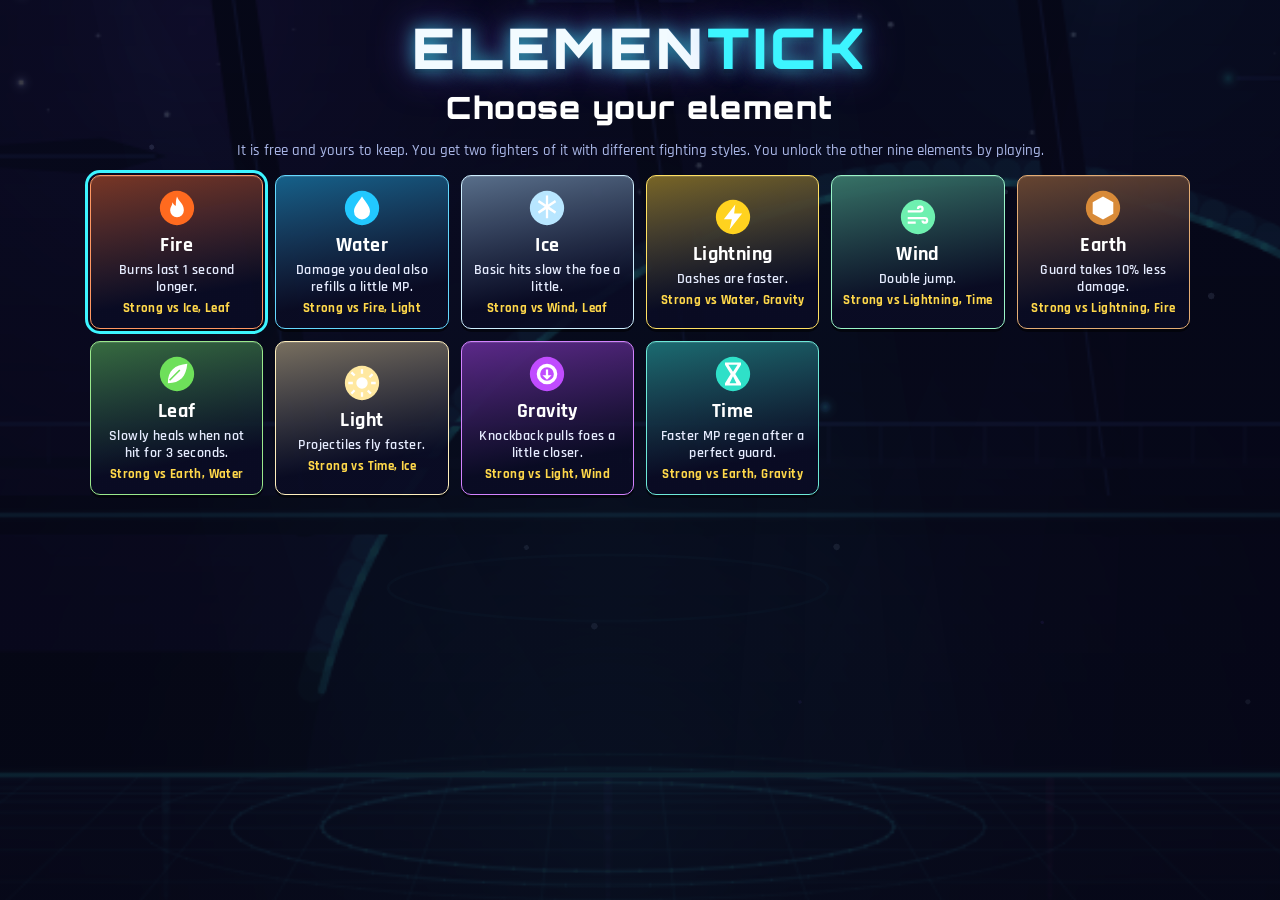
<file: stickbound/index.html>
<!doctype html>
<html lang="en">
  <head>
    <meta charset="utf-8" />
    <meta name="viewport" content="width=device-width, initial-scale=1, maximum-scale=1, user-scalable=no, viewport-fit=cover" />
    <meta name="theme-color" content="#0d1430" />
    <meta name="description" content="Elementick: a 1v1 stick-figure fighting game with 10 elements, 30 powers and a tag team of two." />
    <title>Elementick</title>
    <style>
      html, body { margin: 0; height: 100%; background: #0d1430; overflow: hidden; }
      #boot { position: fixed; inset: 0; display: grid; place-items: center; color: #fff; font: 800 22px system-ui, 'Segoe UI', Arial, sans-serif; letter-spacing: 1px; }
    </style>
    <script type="module" crossorigin src="./assets/index-CDU_QCiB.js"></script>
    <link rel="modulepreload" crossorigin href="./assets/phaser-DIUF0PZB.js">
    <link rel="stylesheet" crossorigin href="./assets/index-CuZmqUcW.css">
  </head>
  <body>
    <div id="game"></div>
    <div id="ui"></div>
    <div id="boot">Loading Elementick…</div>
  </body>
</html>
</file>
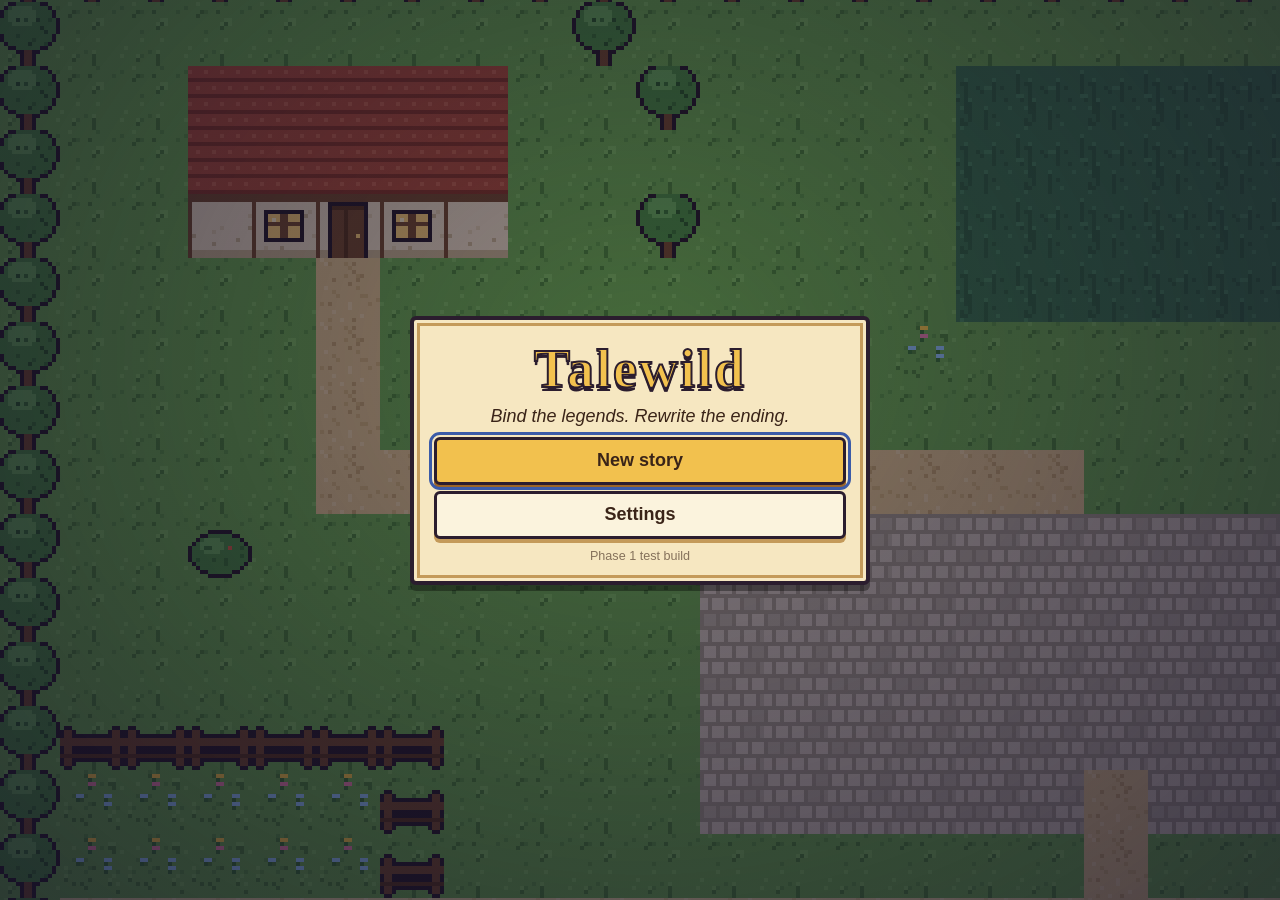
<file: talewild/index.html>
<!doctype html>
<html lang="en">
  <head>
    <meta charset="utf-8" />
    <meta name="viewport" content="width=device-width, initial-scale=1, maximum-scale=1, user-scalable=no, viewport-fit=cover" />
    <meta name="theme-color" content="#14112a" />
    <title>Talewild</title>
    <style>
      html, body { margin: 0; height: 100%; background: #14112a; overflow: hidden; }
      #boot { position: fixed; inset: 0; display: grid; place-items: center; color: #f6e7c1; font: 700 20px 'Trebuchet MS', sans-serif; letter-spacing: 1px; }
    </style>
    <script type="module" crossorigin src="./assets/index-xTjXJsok.js"></script>
    <link rel="modulepreload" crossorigin href="./assets/phaser-DIUF0PZB.js">
    <link rel="stylesheet" crossorigin href="./assets/index-oASR87OS.css">
  </head>
  <body>
    <div id="game"></div>
    <div id="ui"></div>
    <div id="boot">Opening the storybook…</div>
  </body>
</html>
</file>
<file: assets/index-D-9koY4c.css>
@font-face{font-family:Cinzel;font-style:normal;font-display:swap;font-weight:700;src:url(./cinzel-latin-700-normal-Dkw14w9r.woff2) format("woff2"),url(./cinzel-latin-700-normal-C-gK7hA8.woff) format("woff")}@font-face{font-family:Cinzel;font-style:normal;font-display:swap;font-weight:900;src:url(./cinzel-latin-900-normal-BI3z7Tow.woff2) format("woff2"),url(./cinzel-latin-900-normal-t_fSDEbn.woff) format("woff")}@font-face{font-family:Rajdhani;font-style:normal;font-display:swap;font-weight:500;src:url(./rajdhani-latin-500-normal-ByNUCHrt.woff2) format("woff2"),url(./rajdhani-latin-500-normal-DfvNI-Td.woff) format("woff")}@font-face{font-family:Rajdhani;font-style:normal;font-display:swap;font-weight:600;src:url(./rajdhani-latin-600-normal-CXCVEoA9.woff2) format("woff2"),url(./rajdhani-latin-600-normal-Dx02qI2_.woff) format("woff")}@font-face{font-family:Rajdhani;font-style:normal;font-display:swap;font-weight:700;src:url(./rajdhani-latin-700-normal-BPDUZo87.woff2) format("woff2"),url(./rajdhani-latin-700-normal-e0Uj8ZlN.woff) format("woff")}@font-face{font-family:Bangers;font-style:normal;font-display:swap;font-weight:400;src:url(./bangers-latin-400-normal-DeHY8Ncq.woff2) format("woff2"),url(./bangers-latin-400-normal-BAEm-Pv0.woff) format("woff")}:root{--phase-surface: rgba(13, 16, 43, .94);--phase-raised: #171f4b;--phase-line: rgba(122, 102, 226, .5);--phase-cyan: #62ddf4;--phase-ally: #66b3ff;--phase-enemy: #ff657a}#settings{position:fixed;top:10px;right:62px;z-index:46;min-height:40px;margin:0;padding:7px 12px;color:#dbe7ff;background:#080a18c7;border-color:#45538d;box-shadow:none}body.ingame #settings{display:none}.setting-row{display:flex;align-items:center;justify-content:space-between;gap:24px;padding:14px 0;border-bottom:1px solid rgba(255,255,255,.08);text-align:left}.setting-row small{display:block;max-width:390px;margin-top:3px;color:var(--dim);font-size:13px}.setting-row input[type=checkbox]{width:24px;height:24px;accent-color:var(--phase-cyan);flex:none}.setting-row input[type=range]{width:160px;padding:0;accent-color:var(--phase-cyan)}.setting-row select{padding:9px;color:var(--text);background:#111738;border:1px solid #4c5b94;border-radius:7px;font:inherit}.setting-row output{color:var(--phase-cyan)}#pagehead{position:sticky;top:0;z-index:4;padding-bottom:10px;background:linear-gradient(var(--phase-surface) 75%,transparent)}#pagebody{scrollbar-width:thin;scrollbar-color:#5b50a0 transparent}.card,.qrow,.dailyday,.calday,.boss{border-color:#7666d26b;background:linear-gradient(145deg,#1b1f4ae6,#0c0f27e6)}.card:hover{border-color:#62ddf4b3}.class-option{width:auto;margin:0;color:var(--text);font:inherit;letter-spacing:0;text-transform:none;cursor:pointer}.class-option .d{display:block}.tabs button.on{border-color:var(--phase-cyan);box-shadow:0 0 14px #62ddf433}:focus-visible{outline:2px solid var(--phase-cyan);outline-offset:3px}html[data-motion=off] *,html[data-motion=off] *:before,html[data-motion=off] *:after{animation:none!important;transition:none!important;scroll-behavior:auto!important}html[data-colorblind=true] #skfeed-r .skf{border-right-style:dashed}#killfeed{position:absolute;top:145px;right:16px;display:grid;gap:5px;text-align:right;font-size:13px;pointer-events:none}#killfeed div{padding:5px 9px;background:#080b18db;border-right:3px solid currentColor}#killfeed .ally{color:var(--phase-ally)}#killfeed .enemy{color:var(--phase-enemy)}.skfeed .skf{max-width:260px;overflow:hidden;padding:6px 10px;border-radius:6px;font-family:Rajdhani,sans-serif;font-size:14px;font-weight:700;line-height:1.2;text-overflow:ellipsis;white-space:nowrap}#skfeed-l .skf{color:#9bd1ff;background:linear-gradient(90deg,#19365ee6,#19365e14);border-left-color:var(--phase-ally)}#skfeed-r .skf{color:#ffa8b3;background:linear-gradient(270deg,#552539e6,#55253914);border-right-color:var(--phase-enemy)}#journey{margin:12px 0 2px;padding-top:10px;border-top:1px solid rgba(122,102,226,.3);text-align:left}#journey summary{display:flex;align-items:center;justify-content:space-between;min-height:36px;color:#e8e2ff;cursor:pointer;list-style:none}#journey summary::-webkit-details-marker{display:none}#journey summary span{color:var(--dim);font-size:12px}.journey-cards{display:grid;grid-template-columns:repeat(3,minmax(0,1fr));gap:8px;margin-top:10px}.journey-card{padding:10px;border:1px solid rgba(122,102,226,.35);border-radius:8px;background:#0c0f27bf}.journey-card small{color:var(--phase-cyan);letter-spacing:1px}.journey-card b{display:block;margin:5px 0 2px;color:#fff}.journey-card p{min-height:30px;margin:0 0 7px;color:var(--dim);font-size:11px}.journey-progress{height:4px;overflow:hidden;background:#ffffff1a;border-radius:4px}.journey-progress span{display:block;height:100%;background:linear-gradient(90deg,#62ddf4,#f4c76a)}.journey-card>div:last-child{display:flex;align-items:center;justify-content:space-between;margin-top:6px}.journey-card em{color:var(--dim);font-size:10px;font-style:normal}.journey-card button{min-height:26px;margin:0;padding:3px 7px;font-size:10px}.journey-pin{display:flex;align-items:center;gap:8px;margin-top:9px;color:var(--dim);font-size:11px}.journey-pin select{min-width:0;padding:5px;color:var(--text);background:#111738;border:1px solid #4c5b94;border-radius:6px}.journey-note{margin:5px 0 0;color:var(--dim);font-size:10px}#hint .hint-dismiss{min-height:28px;margin:7px 0 0 10px;padding:3px 8px;pointer-events:auto}@media(prefers-reduced-motion:reduce){*,*:before,*:after{animation-duration:.001ms!important;animation-iteration-count:1!important;transition:none!important}}@media(max-width:650px){#rotate{display:none!important}#menu,#page{width:calc(100vw - 24px);max-height:calc(100dvh - 74px);top:48px;transform:translate(-50%);overflow:auto}#menu{padding:14px}#menu .grid{grid-template-columns:repeat(3,minmax(0,1fr));gap:7px}#menu .tile{width:auto;min-width:0;min-height:72px;padding:8px 4px;font-size:11px}#menu .tile .ic{font-size:21px}#champ{position:static;transform:none;width:auto;margin:12px auto}#page{padding:14px}#pagehead{gap:8px}#pagetitle{font-size:21px}#settings{top:8px;right:58px;min-height:36px;padding:5px 8px;font-size:12px}.setting-row{gap:10px}.setting-row input[type=range]{width:112px}.journey-cards{grid-template-columns:1fr}body.touchdev.ingame #game{right:0;bottom:96px}body.touchdev.ingame #skills{inset:auto auto 7px 50%!important;transform:translate(-50%)!important;flex-direction:row!important;gap:3px!important}body.touchdev.ingame .skill{width:52px;height:46px}body.touchdev.ingame #mpbar{top:40px;left:12px;bottom:auto;width:130px;transform:none}body.touchdev.ingame #timer{top:5px;left:auto;right:54px;transform:none;font-size:24px}body.touchdev.ingame #modeinfo{top:32px;left:auto;right:54px;transform:none}body.touchdev.ingame #kills{top:62px;left:12px}body.touchdev.ingame #fxbar{top:84px;left:12px}body.touchdev.ingame #lb{top:82px;right:8px;min-width:112px}body.touchdev.ingame #skfeed-l,body.touchdev.ingame #skfeed-r{top:176px;max-width:145px}body.touchdev.ingame #hint{top:auto;bottom:112px;max-width:270px}body.touchdev.ingame #objective{bottom:108px}body.touchdev.ingame #settings{display:none}body:has(#lobby:not([hidden])) #skills{display:none!important}#lobby{width:calc(100vw - 24px);max-height:calc(100dvh - 32px);padding:12px 14px}#lobby .lteam{grid-template-columns:1fr}#lobby .lp{font-size:12px}}#menu.lobby{position:fixed;inset:0;z-index:20;margin:0;padding:0;width:auto;max-width:none;max-height:none;transform:none;overflow:hidden;background:none;border:0;border-radius:0;box-shadow:none;text-align:center;pointer-events:none}#menu.lobby[hidden]{display:none}#menu.lobby>*{pointer-events:auto}#menu.lobby:before,#menu.lobby:after{display:none}#menu .lb-top{position:absolute;left:0;right:0;top:0;height:78px;display:flex;align-items:center;justify-content:space-between;gap:16px;padding:10px 172px 10px 16px;background:linear-gradient(180deg,#050414eb,#05041400);pointer-events:none}#menu .lb-top>*{pointer-events:auto}#menu .lb-profile{display:flex;align-items:center;gap:10px;padding:5px 16px 5px 5px;border-radius:40px;background:#0d0e2ae0;border:2px solid #4b3f97;box-shadow:0 6px 18px #00000059}#menu .lb-avatar{flex:none;width:54px;height:54px;border-radius:50%;overflow:hidden;background:radial-gradient(circle at 50% 30%,#4b3fb5,#120e33);border:3px solid #ffc93c;box-shadow:0 0 14px #ffc93c73}#menu .lb-avatar img{display:block;width:170%;margin:-6% 0 0 -35%}#menu .lb-who{display:flex;flex-direction:column;align-items:flex-start;gap:3px;text-align:left}#menu #nick{width:170px;margin:0;padding:1px 4px;font-family:var(--f-ui);font-size:19px;font-weight:800;text-align:left;color:#fff;background:transparent;border:0;border-bottom:2px dashed transparent;border-radius:0;box-shadow:none}#menu #nick:hover,#menu #nick:focus{border-bottom-color:#ffffff59;outline:none}#menu .lb-who .status{display:flex;align-items:center;gap:8px;margin:0;width:auto}#menu .lb-who .lvl{padding:1px 8px;font-size:12px;font-weight:800;color:#1b0f45;background:linear-gradient(180deg,#9fe7ff,#4dd2ff);border:0;border-radius:8px}#menu .lb-who .xp{width:150px;height:8px;margin:0;border-radius:6px;background:#ffffff1f;overflow:hidden}#menu .lb-who .xp div{height:100%;border-radius:6px;background:linear-gradient(90deg,#4dd2ff,#b77dff)}#menu .lb-brand{position:absolute;left:50%;top:8px;transform:translate(-50%);pointer-events:none}#menu .lb-brand h1{margin:0;font-size:34px;line-height:1.1;white-space:nowrap}#menu .lb-brand .sub{margin:0;font-size:12px;white-space:nowrap}#menu .lb-cur .coins{display:flex;align-items:center;gap:8px;padding:5px 16px 5px 5px;font-size:20px;font-weight:800;color:#ffe9a8;background:#0d0e2ae0;border:2px solid #7a6420;border-radius:30px;box-shadow:0 6px 18px #00000059}#menu .coin{width:30px;height:30px;border-radius:50%;background:radial-gradient(circle at 35% 30%,#fff6c4,#ffc93c 45%,#b07a00);box-shadow:inset 0 -3px #00000040,0 0 10px #ffc93c80}#menu .rail{position:absolute;top:98px;display:flex;flex-direction:column;gap:12px;z-index:3}#menu .rail-l{left:18px}#menu .rail-r{right:18px}#menu .rail .tile,#menu .moregrid .tile{position:relative;width:96px;height:86px;min-width:0;margin:0;padding:6px 4px;display:flex;flex-direction:column;align-items:center;justify-content:center;gap:4px;--tc: #6c5ad6;--tb: #3b2f9a;--td: #1c1660;background:linear-gradient(180deg,var(--tb),var(--td));border:2px solid var(--tc);border-radius:18px;box-shadow:0 5px #06041ee6,0 10px 20px #00000059;color:#fff;font-family:var(--f-ui);font-size:13px;font-weight:800;letter-spacing:.3px;text-transform:none;transition:transform .12s ease,box-shadow .12s ease,filter .12s}#menu .rail .tile:hover,#menu .moregrid .tile:hover{transform:translateY(-3px);filter:brightness(1.12)}#menu .rail .tile:active,#menu .moregrid .tile:active{transform:translateY(3px);box-shadow:0 2px #06041ee6,0 4px 10px #00000059}#menu .tile .ic{display:block;margin:0;font-size:32px;line-height:1;filter:drop-shadow(0 3px 0 rgba(0,0,0,.35))}#menu .tile .tl{line-height:1.05;text-shadow:0 2px 0 rgba(0,0,0,.45)}#menu .tile .dot{position:absolute;top:-5px;right:-5px;width:16px;height:16px;border:2px solid #fff}#menu .tile[data-page=daily]{--tc: #ffb84d;--tb: #c2621b;--td: #5a2309}#menu .tile[data-page=quests]{--tc: #5ff0d0;--tb: #13806e;--td: #073a35}#menu .tile[data-page=spin]{--tc: #ff7ad9;--tb: #a8268f;--td: #45093d}#menu .tile[data-page=shop]{--tc: #8cff6b;--tb: #2f8f1e;--td: #11400a}#menu .tile[data-page=loadout]{--tc: #7fe3ff;--tb: #1f74b8;--td: #0b2c55}#menu .tile[data-page=campaign]{--tc: #9aa8ff;--tb: #3f49c9;--td: #161b5e}#menu .tile[data-page=ranked]{--tc: #ffd36e;--tb: #b5841a;--td: #4a3208}#menu .moregrid{display:none}#menu .moregrid.open{position:absolute;top:98px;right:134px;z-index:6;display:grid;grid-template-columns:repeat(4,96px);gap:12px;margin:0;padding:16px;background:#0c0c28f5;border:2px solid #6c5ad6;border-radius:20px;box-shadow:0 24px 60px #0000008c;animation:lbPop .16s ease-out}#menu .moregrid.open .tile.more{display:flex}#menu #moretile[aria-expanded=true]{--tc: #fff;filter:brightness(1.2)}#menu .lb-stage{position:absolute;left:50%;top:53%;transform:translate(-50%,-50%);width:min(40vw,440px);height:min(64vh,500px);display:flex;flex-direction:column;align-items:center;justify-content:flex-end;pointer-events:none}#menu .lb-stage:before{content:"";position:absolute;inset:-12% -30% 6%;background:radial-gradient(closest-side at 50% 45%,#7c5cff66,#7c5cff1f 55%,#7c5cff00);pointer-events:none;z-index:0}#menu .lb-hero{position:relative;z-index:2;width:100%;height:84%;margin:0;padding:0;background:none;border:0;border-radius:0;box-shadow:none;cursor:pointer;pointer-events:auto;animation:lbIdle 3.4s ease-in-out infinite}#menu .lb-hero img{height:100%;width:auto;filter:drop-shadow(0 0 22px rgba(98,221,244,.55)) drop-shadow(0 16px 12px rgba(0,0,0,.55));transition:transform .15s}#menu .lb-hero:hover img{transform:scale(1.03)}#menu .lb-plate{position:absolute;z-index:1;left:50%;bottom:10%;width:72%;height:70px;transform:translate(-50%);border-radius:50%;background:radial-gradient(ellipse,#62ddf499,#62ddf41a 58%,#62ddf400 72%);box-shadow:0 0 46px #62ddf44d}#menu .lb-plate:after{content:"";position:absolute;inset:18% 14%;border:2px solid rgba(160,235,255,.55);border-radius:50%}#menu .lb-heroname{position:relative;z-index:3;margin-top:6px;padding:6px 20px;border-radius:14px;background:#0d0e2ae6;border:2px solid #4b3f97;pointer-events:auto}#menu .lb-heroname b{display:block;font-family:var(--f-display);font-size:22px;color:var(--gold);letter-spacing:1px}#menu .lb-heroname span{font-size:12px;color:var(--dim)}#menu .lb-play{position:absolute;right:22px;bottom:22px;z-index:4;width:310px;display:flex;flex-direction:column;align-items:stretch;gap:8px}#menu .lb-mode{display:flex;flex-direction:column;align-items:flex-end;text-shadow:0 2px 4px #000}#menu .lb-mode b{font-size:18px;color:#ffe9a8}#menu .lb-mode span{font-size:12px;color:var(--dim)}#menu #play{width:auto;height:86px;margin:0;padding:0 18px;font-family:var(--f-display);font-size:44px;font-weight:900;letter-spacing:3px;color:#3a1d00;text-shadow:0 2px 0 rgba(255,255,255,.55);background:linear-gradient(180deg,#ffe680,#ffbe1a 55%,#f39200);border:3px solid #fff3b8;border-radius:20px;box-shadow:0 7px #9c5600,0 14px 30px #ffa80059;animation:lbPulse 2.6s ease-in-out infinite;transition:transform .1s,box-shadow .1s}#menu #play:hover{filter:brightness(1.06)}#menu #play:active{transform:translateY(5px);box-shadow:0 2px #9c5600,0 6px 14px #ffa80059}#menu #practice{margin:0;padding:8px;font-size:13px}body #champ{position:fixed;inset:auto auto 22px 18px;transform:none;width:260px;display:grid;grid-template-columns:74px 1fr;grid-template-areas:"art h" "art nm" "art ttl" "f f" "b b";column-gap:10px;align-items:center;padding:10px 12px 12px;text-align:left;z-index:21}body #champ[hidden]{display:none}body #champ h4{grid-area:h;margin:0;font-size:10px;letter-spacing:2px}body #champ .art{grid-area:art;width:74px;height:74px;margin:0}body #champ .art svg{width:100%;height:100%}body #champ .nm{grid-area:nm;margin:0;font-size:22px}body #champ .ttl{grid-area:ttl;margin:0;font-size:11px}body #champ #champfight{grid-area:f;margin:10px 0 6px;padding:7px;font-size:12px}body #champ #champbtn{grid-area:b;margin:0;padding:5px;font-size:11px}#menu #journey{position:absolute;left:50%;bottom:22px;z-index:5;width:min(520px,38vw);margin:0;padding:6px 14px;transform:translate(-50%);background:#0d0e2aeb;border:2px solid #4b3f97;border-radius:14px;box-shadow:0 10px 30px #0006}#menu #journey[open]{padding-bottom:12px}#menu .lb-foot{position:absolute;left:50%;bottom:3px;transform:translate(-50%);width:60vw;font-size:9px;color:var(--dim);opacity:.55;pointer-events:none}@keyframes lbIdle{0%,to{transform:translateY(0)}50%{transform:translateY(-9px)}}@keyframes lbPulse{0%,to{box-shadow:0 7px #9c5600,0 14px 30px #ffa80059}50%{box-shadow:0 7px #9c5600,0 14px 44px #ffc828a6}}@keyframes lbPop{0%{opacity:0;transform:scale(.94)}to{opacity:1;transform:none}}@media(max-width:1100px){#menu .lb-brand .sub{display:none}#menu .lb-brand h1{font-size:26px}#menu .lb-play{width:260px}#menu #play{height:72px;font-size:36px}}@media(max-height:520px){#menu .lb-top{height:56px;padding:6px 150px 6px 10px}#menu .lb-profile{padding:3px 12px 3px 3px;gap:7px}#menu .lb-avatar{width:40px;height:40px;border-width:2px}#menu #nick{width:130px;font-size:15px}#menu .lb-who .xp{width:100px;height:6px}#menu .lb-brand{display:none}#menu .lb-cur .coins{font-size:15px;padding:3px 12px 3px 3px}#menu .coin{width:22px;height:22px}#menu .rail{top:64px;gap:7px}#menu .rail-l{left:10px}#menu .rail-r{right:10px}#menu .rail .tile,#menu .moregrid .tile{width:70px;height:58px;padding:3px 2px;gap:2px;border-radius:13px;font-size:10px;box-shadow:0 3px #06041ee6}#menu .tile .ic{font-size:21px}#menu .moregrid.open{top:64px;right:90px;grid-template-columns:repeat(4,70px);gap:7px;padding:10px}#menu .lb-stage{top:56%;width:40vw;height:74vh}#menu .lb-heroname{padding:3px 12px;margin-top:2px}#menu .lb-heroname b{font-size:15px}#menu .lb-heroname span{font-size:10px}#menu .lb-play{right:90px;bottom:12px;width:190px;gap:5px}#menu .lb-mode span{display:none}#menu .lb-mode b{font-size:13px}#menu #play{height:54px;font-size:28px;border-radius:14px}#menu #practice{padding:4px;font-size:11px}body #champ,#menu #journey,#menu .lb-foot{display:none}}@media(max-width:650px){#menu.lobby{width:auto;max-height:none;top:0;padding:0;transform:none;overflow:hidden}#menu .lb-top{height:64px;padding:8px 112px 8px 10px}#menu .lb-brand,#menu .lb-cur{display:none}#menu #nick{width:140px;font-size:16px}#menu .lb-who .xp{width:110px}#menu .lb-stage{top:36%;width:78vw;height:44vh}#menu .rail{top:auto;left:10px;right:10px;flex-direction:row;justify-content:space-between;gap:6px}#menu .rail-l{bottom:214px}#menu .rail-r{bottom:140px}#menu .rail .tile,#menu .moregrid .tile{flex:1;width:auto;height:64px;font-size:11px;border-radius:14px}#menu .tile .ic{font-size:24px}#menu .moregrid.open{top:76px;left:10px;right:10px;grid-template-columns:repeat(4,1fr);gap:8px;padding:10px}#menu .lb-play{left:10px;right:10px;bottom:14px;width:auto;gap:6px}#menu .lb-mode{display:none}#menu #play{height:70px;font-size:34px}body #champ,#menu #journey,#menu .lb-foot{display:none}}#page{background:radial-gradient(120% 60% at 50% 0%,#7c5cff47,#7c5cff00 60%),linear-gradient(180deg,#1b1352,#120c3a 55%,#0c0828);border:2px solid #6a55e0;box-shadow:0 0 0 4px #0a0822d9,0 0 0 6px #ffc93c59,0 24px 60px #0009,inset 0 1px #ffffff14}#page #pagehead{position:sticky;top:0;z-index:3;padding:10px 12px 10px 18px;border-radius:14px;background:linear-gradient(180deg,#3a2a9a,#23186b);border:2px solid #7d68ff;box-shadow:0 6px #120c3a,0 10px 22px #00000073,inset 0 2px #ffffff29}#page #pagehead h2{color:#ffd24a;text-shadow:0 2px 0 #7a4b00,0 0 18px rgba(255,201,60,.45);letter-spacing:1px}#page #pagehead .status .lvl,#page #pagehead .status .coins{display:inline-flex;align-items:center;gap:4px;padding:3px 10px;border-radius:20px;background:#08061c99;border:1px solid rgba(255,255,255,.14)}#page #pagehead .status .coins{color:#ffd24a;border-color:#ffc93c73}#page #pageclose{background:linear-gradient(180deg,#ff6b7d,#d8304c);border:2px solid #ffb0bb;color:#fff;font-weight:800;box-shadow:0 4px #7d1426}#page #pageclose:hover{filter:brightness(1.08)}#page #pageclose:active{transform:translateY(2px);box-shadow:0 2px #7d1426}#page #pagebody h3{display:flex;align-items:center;gap:10px;margin:18px 0 8px;color:#ffd24a;letter-spacing:1.5px}#page #pagebody h3:after{content:"";flex:1;height:2px;background:linear-gradient(90deg,#ffc93c8c,#ffc93c00)}#page .tabs button{border-radius:12px;border:2px solid #4b3f97;background:linear-gradient(180deg,#2a2070,#1a1350);box-shadow:0 3px #0b0826;transition:transform .08s,filter .12s}#page .tabs button:hover{filter:brightness(1.15)}#page .tabs button.on,#page .tabs button.sel{background:linear-gradient(180deg,#ffe07a,#ffb21e);border-color:#fff1b8;color:#3a2400;box-shadow:0 3px #9a5d00,0 0 14px #ffc93c66}#page #pagebody button:not(.ghost):not(:disabled){box-shadow:0 4px #00000073,inset 0 2px #ffffff59}#page #pagebody button:not(.ghost):not(:disabled):active{transform:translateY(2px)}#page #pagebody button:disabled{background:#1e1a46cc;border:2px solid rgba(255,255,255,.08);color:#c8c8e666;box-shadow:none}#page .row{position:relative;overflow:hidden;padding:12px 14px 12px 20px;border-radius:14px;background:linear-gradient(90deg,#3a2a9a8c,#1a1350bf);border:2px solid rgba(125,104,255,.55);box-shadow:0 4px #060416b3,inset 0 1px #ffffff12}#page .row:before{content:"";position:absolute;left:0;top:0;bottom:0;width:6px;background:linear-gradient(180deg,#62ddf4,#7c5cff)}#page .row:has(button[data-claimq]:not(:disabled)){border-color:#6dff9e;box-shadow:0 4px #060416b3,0 0 18px #6dff9e4d}#page .row:has(button[data-claimq]:not(:disabled)):before{background:linear-gradient(180deg,#a6ff6d,#22c55e)}#page .row button[data-claimq]:not(:disabled){background:linear-gradient(180deg,#8dff8a,#22b84f);border:2px solid #d4ffd0;color:#06310f;font-weight:900;animation:pgPulse 1.4s ease-in-out infinite}#page .bar{height:12px;margin:7px 0 3px;border-radius:8px;background:#050414bf;border:1px solid rgba(255,255,255,.1);box-shadow:inset 0 2px 3px #00000080;overflow:hidden}#page .bar>div{height:100%;min-width:6px;border-radius:8px;background:linear-gradient(180deg,#ffffff73,#fff0 55%),linear-gradient(90deg,#ffb21e,#ffe07a);box-shadow:0 0 10px #ffc93c80}#page .card{border-radius:16px;background:radial-gradient(100% 70% at 50% 0%,#7c5cff59,#7c5cff00 70%),linear-gradient(180deg,#24196a,#150f45);border:2px solid rgba(125,104,255,.6);box-shadow:0 5px #060416bf,inset 0 1px #ffffff14;transition:transform .12s,border-color .12s,box-shadow .12s}#page .card:hover{transform:translateY(-3px);border-color:#62ddf4;box-shadow:0 8px #060416bf,0 0 20px #62ddf44d}#page .card.sel{border-color:#ffd24a;box-shadow:0 5px #060416bf,0 0 22px #ffc93c66}#page .card.locked{filter:saturate(.4) brightness(.8)}#page .card b{letter-spacing:.5px}#page .days{gap:10px}#page .day{position:relative;min-height:62px;border-radius:14px;background:linear-gradient(180deg,#2a1f78,#17104c);border:2px solid rgba(125,104,255,.5);box-shadow:0 4px #060416bf,inset 0 1px #ffffff14;font-weight:700;color:#c9c3ff}#page .day b{font-size:15px;color:#ffd24a;text-shadow:0 1px 0 #6b4200}#page .day:has(span[title]){background:linear-gradient(180deg,#3b2a8a,#1f1560);border-color:#ffc93c73}#page .day:last-child{background:linear-gradient(180deg,#7a2a9a,#3a1060);border-color:#ff7ad9;box-shadow:0 4px #060416bf,0 0 18px #ff7ad959}#page .day.done{background:linear-gradient(180deg,#15603a,#0b3a24);border-color:#3ddc84;color:#b8ffd4;opacity:.85}#page .day.now{background:linear-gradient(180deg,#ffd24a,#ff9f1a);border-color:#fff4c2;color:#3a2400;transform:scale(1.04);animation:pgPulse 1.4s ease-in-out infinite}#page .day.now b{color:#3a2400;text-shadow:none}#page button[data-claimdaily]:not(:disabled){min-width:220px;padding:12px 28px;font-size:17px;background:linear-gradient(180deg,#ffe07a,#ffb21e);border:2px solid #fff1b8;color:#3a2400;font-weight:900;box-shadow:0 5px #9a5d00,0 0 20px #ffc93c73}#page .card button[data-buy]:not(.ghost):not(:disabled){background:linear-gradient(180deg,#8dff8a,#22b84f);border:2px solid #d4ffd0;color:#06310f;font-weight:900}#page .card button[data-buy].ghost{color:#ff9aa8;border-color:#ff788c66}#page .heroprev{background:radial-gradient(40% 80% at 14% 60%,#62ddf447,#62ddf400 70%),linear-gradient(90deg,#2a1f78,#150f45);border:2px solid rgba(125,104,255,.6);border-radius:16px;box-shadow:0 5px #060416bf}#page .tag{border-radius:20px;background:#ffc93c1f;border:1px solid rgba(255,201,60,.5);color:#ffe9a8}#page table{border-collapse:separate;border-spacing:0 4px;width:100%}#page table th{color:#9d95e6;font-weight:700;font-size:12px;letter-spacing:1px;text-transform:uppercase}#page table tbody tr td{background:#2a1f788c;padding:6px 10px}#page table tbody tr td:first-child{border-radius:10px 0 0 10px}#page table tbody tr td:last-child{border-radius:0 10px 10px 0}@keyframes pgPulse{0%,to{filter:brightness(1)}50%{filter:brightness(1.18)}}@media(prefers-reduced-motion:reduce){#page .day.now,#page .row button[data-claimq]:not(:disabled){animation:none}}@media(max-height:520px),(max-width:650px){#page .day{min-height:56px}#page .days{gap:6px}#page #pagehead{padding:6px 8px 6px 12px}}
</file>
<file: stickbound/assets/index-CuZmqUcW.css>
@font-face{font-family:Orbitron;font-style:normal;font-display:swap;font-weight:700;src:url(./orbitron-latin-700-normal-4jsRXGGJ.woff2) format("woff2"),url(./orbitron-latin-700-normal-DmYOh-W9.woff) format("woff")}@font-face{font-family:Orbitron;font-style:normal;font-display:swap;font-weight:900;src:url(./orbitron-latin-900-normal-DrIi7unX.woff2) format("woff2"),url(./orbitron-latin-900-normal-BbJatbhp.woff) format("woff")}@font-face{font-family:Rajdhani;font-style:normal;font-display:swap;font-weight:500;src:url(./rajdhani-latin-500-normal-ByNUCHrt.woff2) format("woff2"),url(./rajdhani-latin-500-normal-DfvNI-Td.woff) format("woff")}@font-face{font-family:Rajdhani;font-style:normal;font-display:swap;font-weight:600;src:url(./rajdhani-latin-600-normal-CXCVEoA9.woff2) format("woff2"),url(./rajdhani-latin-600-normal-Dx02qI2_.woff) format("woff")}@font-face{font-family:Rajdhani;font-style:normal;font-display:swap;font-weight:700;src:url(./rajdhani-latin-700-normal-BPDUZo87.woff2) format("woff2"),url(./rajdhani-latin-700-normal-e0Uj8ZlN.woff) format("woff")}:root{--bg: #0d1430;--bg2: #16204a;--panel: rgba(18, 27, 64, .92);--panel2: #1d2a5c;--line: #ffffff;--text: #ffffff;--muted: #b9c4ea;--accent: #ffd84a;--accent2: #ff9f1c;--blue: #2f8cff;--red: #ff4d6d;--green: #4ade80;--radius: 16px;--fs: 16px;--border: 3px;font-family:system-ui,Segoe UI,Roboto,Arial,sans-serif;color:var(--text)}:root[data-text=large]{--fs: 19px}:root[data-contrast=high]{--panel: #000;--panel2: #000;--muted: #fff;--border: 4px}*{box-sizing:border-box}html,body{margin:0;height:100%;background:var(--bg);overflow:hidden;touch-action:manipulation;user-select:none;-webkit-user-select:none;-webkit-tap-highlight-color:transparent}#game{position:fixed;inset:0}#game canvas{display:block}#ui{position:fixed;inset:0;pointer-events:none;font-size:var(--fs);z-index:2}#screens{position:absolute;inset:0;pointer-events:none}.screen,.dialog-layer,.pause-layer,.tpad,.hud-pause,.toasts{pointer-events:auto}h1,h2,h3{margin:0;font-weight:900;letter-spacing:.5px}h3{font-size:1.05em;margin-bottom:8px;color:var(--accent);text-transform:uppercase;letter-spacing:1px}p{margin:6px 0;line-height:1.4}small{font-size:.8em}.hint{color:var(--muted);font-size:.9em}em{font-style:normal}.btn{font:inherit;font-weight:800;color:var(--text);background:var(--panel2);border:var(--border) solid var(--line);border-radius:14px;padding:10px 16px;min-height:48px;min-width:48px;cursor:pointer;display:inline-flex;align-items:center;justify-content:center;gap:8px;box-shadow:0 4px #00000073;transition:transform .08s,background .15s}.btn:hover{background:#2a3a7a}.btn:active{transform:translateY(3px);box-shadow:0 1px #00000073}.btn:focus-visible{outline:4px solid var(--accent);outline-offset:2px}.btn:disabled{opacity:.45;cursor:default;transform:none}.btn.primary{background:linear-gradient(180deg,#ffe066,#ffb703);color:#1a1300;border-color:#fff}.btn.primary:hover{background:linear-gradient(180deg,#fff08a,#ffc233)}.btn.big{font-size:1.25em;padding:14px 28px;min-height:60px}.btn.huge{font-size:1.6em;padding:16px 56px;min-height:72px;border-radius:20px}.btn.small{font-size:.9em;padding:8px 12px}.btn.ghost{background:transparent;box-shadow:none;border-color:transparent}.btn.danger{background:#7a1f2e}.btn.reward{background:#1f6b46}.btn.chip{padding:6px 12px;min-height:44px;font-size:.9em}.btn.chip.on{background:var(--blue)}.btn.chip em{background:var(--accent);color:#000;border-radius:99px;padding:0 7px;font-size:.8em}.el-icon{flex:none;vertical-align:middle}.panel{background:var(--panel);border:var(--border) solid rgba(255,255,255,.9);border-radius:var(--radius);padding:14px;box-shadow:0 6px #00000059}.frame{position:absolute;inset:0;display:flex;flex-direction:column;background:linear-gradient(180deg,#0d1430d1,#0d1430e6)}.frame-head{display:flex;align-items:center;gap:12px;padding:10px max(14px,env(safe-area-inset-right)) 10px max(14px,env(safe-area-inset-left));border-bottom:3px solid rgba(255,255,255,.85);background:#0a0f26f2}.frame-head h1{flex:1;font-size:1.4em;white-space:nowrap;overflow:hidden;text-overflow:ellipsis}.frame-body{flex:1;overflow-y:auto;padding:14px max(14px,env(safe-area-inset-right)) 28px max(14px,env(safe-area-inset-left));display:flex;flex-direction:column;gap:14px;align-items:stretch;max-width:1180px;width:100%;margin:0 auto}.frame-body>.btn.big,.frame-body>.btn.primary{align-self:center}.coins{display:inline-flex;align-items:center;gap:6px;font-weight:900;background:#000a;border:3px solid #fff;border-radius:99px;padding:4px 12px 4px 6px;white-space:nowrap}.coin-ico{display:inline-block;width:20px;height:20px;border-radius:50%;background:radial-gradient(circle at 35% 35%,#fff6b0,#ffc400 55%,#c98a00);border:2px solid #1a1300;vertical-align:middle}.bar{position:relative;height:10px;background:#0000008c;border:2px solid #fff;border-radius:99px;overflow:hidden}.bar .fill{position:absolute;left:0;top:0;bottom:0;background:var(--accent);border-radius:99px;transition:width .25s}.xpbar .fill{background:linear-gradient(90deg,#7c5cff,#b28dff)}.title-screen{position:absolute;inset:0;display:flex;flex-direction:column;align-items:center;justify-content:center;gap:18px;background:radial-gradient(ellipse at center,#0d143059,#0d1430d9);text-align:center;padding:20px}.logo{font-size:clamp(44px,10vw,110px);font-weight:1000;letter-spacing:2px;line-height:1;-webkit-text-stroke:3px #0d1430;paint-order:stroke fill;text-shadow:0 6px 0 #0d1430,0 10px 30px rgba(0,0,0,.5)}.logo.small{font-size:clamp(30px,6vw,56px);-webkit-text-stroke:2px #0d1430;margin-top:4px}.logo-a{color:#fff}.logo-b{color:var(--accent)}.tagline{font-size:1.15em;font-weight:800;text-shadow:0 2px 0 #000}.credit{color:var(--muted);font-weight:700}.starter{padding:16px;overflow-y:auto;align-items:center;gap:8px}.starter-title{font-size:1.8em;margin-top:4px;text-align:center}.starter-grid{display:grid;grid-template-columns:repeat(auto-fill,minmax(170px,1fr));gap:12px;width:100%;max-width:1100px}.btn.el-card{flex-direction:column;gap:4px;padding:12px 10px;text-align:center;background:linear-gradient(180deg,color-mix(in srgb,var(--el) 55%,#0d1430),#16204a);min-height:150px}.btn.el-card b{font-size:1.2em}.btn.el-card small{color:#e6ecff;font-weight:600;line-height:1.25}.btn.el-card .beats{font-size:.75em;color:var(--accent)}.btn.el-card.locked{filter:grayscale(.8)}.lobby{position:absolute;inset:0;display:flex;flex-direction:column;background:linear-gradient(180deg,#0d14308c,#0d1430d9);overflow:hidden}.lobby-scroll{flex:1;min-height:0;overflow-y:auto}.lobby-top{display:flex;align-items:center;gap:12px;padding:8px max(14px,env(safe-area-inset-right)) 8px max(14px,env(safe-area-inset-left));background:#0a0f26eb;border-bottom:3px solid #fff}.who{flex:1;min-width:0;display:flex;flex-direction:column;gap:4px}.who-btn{justify-content:flex-start;padding:2px 6px;min-height:40px;gap:10px}.who-btn b{font-size:1.2em}.who-btn span{color:var(--muted)}.plbar{max-width:260px;height:8px}.rank-chip{font-weight:900;border:3px solid #fff;border-radius:99px;padding:4px 12px;background:#3b2a12;white-space:nowrap}.t-bronze{background:#7a4a22!important}.t-silver{background:#66738a!important}.t-gold{background:#a07800!important}.t-platinum{background:#2d8c8c!important}.t-diamond{background:#2f5fd0!important}.t-champion{background:#a8237a!important}.lobby-main{flex:1;display:grid;grid-template-columns:minmax(220px,1fr) minmax(300px,1.4fr) minmax(260px,1fr);gap:14px;padding:14px max(14px,env(safe-area-inset-right)) 14px max(14px,env(safe-area-inset-left));align-items:start;max-width:1400px;width:100%;margin:0 auto}.squad-box{display:flex;flex-direction:column;align-items:center;gap:10px}.squad-figs{display:flex;align-items:flex-end;justify-content:center;gap:4px}.squad-fig{display:flex;flex-direction:column;align-items:center}.fig-tag{display:flex;flex-wrap:wrap;align-items:center;gap:4px 6px;justify-content:center;background:var(--panel);border:3px solid var(--el, #fff);border-radius:12px;padding:4px 8px;max-width:180px}.fig-tag b{max-width:110px;overflow:hidden;text-overflow:ellipsis;white-space:nowrap}.fig-tag span{color:var(--muted);font-size:.85em}.fig-tag .bar{width:100%;height:6px}.play-box{display:flex;flex-direction:column;gap:12px}.play-btn{flex-direction:column;gap:2px;min-height:96px;font-size:1.1em}.play-btn b{font-size:2em;letter-spacing:4px}.play-btn span{font-size:.9em}.mode-grid{display:grid;grid-template-columns:repeat(2,1fr);gap:10px}.btn.mode{flex-direction:column;align-items:flex-start;gap:2px;text-align:left;min-height:70px}.btn.mode span{color:var(--muted);font-weight:600;font-size:.85em}.m-road{background:linear-gradient(135deg,#8a3b12,#2a1f55)}.m-ranked{background:linear-gradient(135deg,#2f5fd0,#1a1f55)}.m-zombie{background:linear-gradient(135deg,#2e6b2a,#1a1f40)}.m-training{background:linear-gradient(135deg,#5a5f73,#1d2340)}.m-local{background:linear-gradient(135deg,#8a2b6b,#1d2350)}.side-box{display:flex;flex-direction:column;gap:12px}.streak-days{display:grid;grid-template-columns:repeat(7,1fr);gap:4px;margin-bottom:8px}.sday{text-align:center;background:#0008;border:2px solid #fff6;border-radius:10px;padding:4px 0}.sday small{display:block;font-size:.65em;color:var(--muted)}.sday b{font-size:.85em}.sday.got{background:#1f6b46;border-color:#fff}.sday.today{background:#a07800;border-color:#fff}.btn.claim{background:#1f6b46;width:100%}.quest{display:grid;grid-template-columns:1fr auto;gap:4px 8px;align-items:center;padding:6px 0;border-bottom:1px solid #fff2}.quest .bar{grid-column:1;height:7px}.quest .fill{background:var(--green)}.q-num{color:var(--muted);font-size:.85em}.q-reward,.q-done{font-size:.8em;color:var(--accent);text-align:right}.quest.claimed{opacity:.55}.quest .btn.claim{width:auto;min-height:36px;padding:4px 10px}.lobby-nav{display:flex;flex-wrap:wrap;gap:10px;align-items:center;padding:10px max(14px,env(safe-area-inset-right)) max(10px,env(safe-area-inset-bottom)) max(14px,env(safe-area-inset-left));background:#0a0f26eb;border-top:3px solid #fff}.net-note{margin-left:auto;color:var(--muted);font-size:.8em}.res-top{display:flex;gap:16px;align-items:center;justify-content:center;flex-wrap:wrap}.res-info{flex:1;min-width:260px;max-width:640px;display:flex;flex-direction:column;gap:8px}.res-sub{font-weight:700}.res-stats{display:grid;grid-template-columns:repeat(3,1fr);gap:8px}.res-stat{background:var(--panel);border:3px solid #fff;border-radius:12px;padding:6px;text-align:center}.res-stat b{display:block;font-size:1.4em}.res-stat span{color:var(--muted);font-size:.8em}.res-line{font-weight:800;color:var(--accent)}.res-rewards{display:flex;gap:16px;font-size:1.3em;font-weight:900}.res-rewards .xp{color:#c9b4ff}.coin-gain{display:inline-flex;gap:6px;align-items:center;color:var(--accent)}.xp-row{display:grid;grid-template-columns:auto auto 1fr;gap:8px;align-items:center}.res-actions{display:flex;gap:12px;justify-content:center;flex-wrap:wrap}.won .frame-head h1{color:var(--accent)}.lvl-card{display:flex;gap:16px;align-items:center;border-color:var(--el, #fff);max-width:720px;margin:0 auto}.unlock-list{margin:8px 0 0;padding-left:20px;line-height:1.6;font-weight:700}.perk-row{display:flex;gap:14px;justify-content:center;flex-wrap:wrap}.btn.perk-card{flex-direction:column;width:min(320px,100%);min-height:140px;gap:8px}.btn.perk-card b{font-size:1.3em;color:var(--accent)}.btn.perk-card span{font-weight:600}.story-card{display:flex;gap:16px;align-items:center;max-width:820px;margin:0 auto;width:100%;min-height:200px}.story-text{flex:1}.story-line{font-size:1.3em;font-weight:700;line-height:1.5}.story-line.in{animation:fadein .35s ease-out}.story-dots{color:var(--muted);letter-spacing:4px}.story-actions{display:flex;justify-content:center;gap:12px}@keyframes fadein{0%{opacity:0;transform:translateY(6px)}to{opacity:1;transform:none}}:root[data-motion=reduced] *,:root[data-motion=reduced] *:before{animation:none!important;transition:none!important}.district-list{display:flex;flex-direction:column;gap:12px}.d-head{display:flex;align-items:baseline;gap:10px}.d-head h3{margin:0}.d-count{color:var(--muted);font-weight:800}.d-blurb{color:var(--muted);margin:2px 0 8px}.champ-row{display:grid;grid-template-columns:repeat(auto-fill,minmax(150px,1fr));gap:8px}.btn.champ{flex-direction:column;gap:2px;padding:8px;position:relative;min-height:92px}.btn.champ b{font-size:.95em;text-align:center}.btn.champ small{color:var(--muted)}.btn.champ.done{background:#1f4b3a}.btn.champ.current{background:linear-gradient(180deg,#a07800,#6a4a00);animation:pulse 1.6s infinite}.btn.champ .tick,.btn.champ .lock{position:absolute;top:4px;right:8px}@keyframes pulse{50%{box-shadow:0 0 0 4px #ffd84a99,0 4px #00000073}}.district.final{border-color:#e86fd0}.vs-row{display:flex;align-items:center;justify-content:center;gap:10px;flex-wrap:wrap}.vs-side{display:flex;flex-wrap:wrap;align-items:flex-end;justify-content:center;gap:4px;max-width:360px}.vs-label{width:100%;text-align:center}.vs-label b{display:block;font-size:1.2em}.vs-label small{color:var(--muted)}.vs-mid{font-size:2.6em;font-weight:1000;color:var(--accent);-webkit-text-stroke:2px #000}.quote{max-width:700px;margin:0 auto;font-size:1.1em;font-weight:700;text-align:center}.rank-card{display:flex;gap:16px;align-items:center}.rank-badge{font-size:1.4em;font-weight:1000;border:4px solid #fff;border-radius:18px;padding:16px 20px;min-width:130px;text-align:center}.rank-info{flex:1}.rank-info b{font-size:1.8em}.rbar{margin:6px 0 2px;max-width:360px}.rank-cols{display:grid;grid-template-columns:1.3fr 1fr;gap:12px}.board-list{margin:0;padding-left:28px;max-height:420px;overflow-y:auto}.board-list li{padding:5px 4px;border-bottom:1px solid #fff2}.board-list li>span{display:inline-block;vertical-align:middle}.board-list li{display:list-item}.board-list .b-els{width:40px}.board-list .b-name{min-width:150px;font-weight:700}.board-list .b-rate{float:right;font-weight:900}.board-list li.me{background:#a0780055;border-radius:8px}.ai-tag{font-size:.7em;background:#5a5f73;border-radius:6px;padding:1px 5px;margin-left:4px}.you-tag{font-size:.7em;background:var(--accent);color:#000;border-radius:6px;padding:1px 5px;margin-left:4px}.hist{display:grid;grid-template-columns:50px 1fr auto;gap:8px;padding:4px 0;border-bottom:1px solid #fff2}.hist.w b{color:var(--green)}.hist.l b{color:var(--red)}.hist .d{font-weight:900}.z-best{display:flex;justify-content:space-around;text-align:center}.z-best b{display:block;font-size:2em}.z-best span{color:var(--muted)}.chip-grid{display:flex;flex-wrap:wrap;gap:8px}.local-cols{display:grid;grid-template-columns:1fr 1fr;gap:12px}.local-p.p1{border-color:var(--blue)}.local-p.p2{border-color:var(--red)}.keys{color:var(--muted);font-size:.85em}.av-wrap{display:grid;grid-template-columns:260px 1fr;gap:14px;align-items:start}.roster{display:flex;flex-direction:column;gap:8px}.roster-list{display:flex;flex-direction:column;gap:6px;max-height:60vh;overflow-y:auto}.btn.roster-item{justify-content:flex-start;border-left:8px solid var(--el)}.btn.roster-item b{flex:1;text-align:left;overflow:hidden;text-overflow:ellipsis;white-space:nowrap}.btn.roster-item small{color:var(--muted)}.btn.roster-item.on{background:#2f3f8a}.sq{font-size:.7em;background:var(--accent);color:#000;padding:1px 6px;border-radius:6px}.av-detail{border-color:var(--el);display:flex;flex-direction:column;gap:6px}.av-top{display:flex;gap:14px;align-items:center;flex-wrap:wrap}.av-info{flex:1;min-width:220px}.av-info h2{display:flex;align-items:center;gap:8px}.av-actions{display:flex;flex-wrap:wrap;gap:8px;margin-top:8px}.av-stats{display:flex;flex-direction:column;gap:4px}.st-row{display:grid;grid-template-columns:130px 1fr 44px 110px;gap:8px;align-items:center}.st-row b{text-align:right}.st-row small{color:var(--green)}.stbar .fill{background:var(--el, var(--accent))}.power-list{display:grid;grid-template-columns:repeat(3,1fr);gap:10px}.power{background:#0006;border:3px solid var(--el);border-radius:12px;padding:10px}.power.locked{opacity:.6;border-style:dashed}.pw-head{display:flex;align-items:center;gap:6px}.pw-head b{flex:1}.pw-key{font-size:.75em;color:var(--muted)}.power p{font-size:.9em;min-height:2.6em}.pw-foot{display:flex;justify-content:space-between;align-items:center;font-size:.85em;color:var(--muted);gap:6px;flex-wrap:wrap}.pips{display:inline-flex;gap:3px}.pips i{width:12px;height:12px;border-radius:50%;border:2px solid #fff;display:inline-block}.pips i.on{background:var(--accent)}.perk-tiers{display:flex;flex-direction:column;gap:8px}.perk-tier{display:grid;grid-template-columns:60px 1fr 1fr;gap:8px;align-items:stretch}.pt-level{font-weight:900;align-self:center}.btn.perk{flex-direction:column;align-items:flex-start;text-align:left;gap:2px}.btn.perk small{color:var(--muted);font-weight:600}.btn.perk.on{background:#1f6b46}.forge{display:grid;grid-template-columns:260px 1fr;gap:14px;align-items:start}.forge-prev{display:flex;flex-direction:column;align-items:center}.forge-opts{display:flex;flex-direction:column;gap:6px}.forge-row{display:grid;grid-template-columns:110px 48px 1fr 48px auto;gap:8px;align-items:center}.f-label{font-weight:800}.f-val{text-align:center;font-weight:800;background:#0006;border-radius:10px;padding:10px 4px}.f-val.locked{color:var(--accent)}.f-val.locked:after{content:" (shop)";font-size:.75em}.btn.arrow{font-size:1.5em;padding:0}.btn.buy{background:#a07800}.mu-list{display:grid;grid-template-columns:repeat(auto-fill,minmax(330px,1fr));gap:8px}.mu-row{display:grid;grid-template-columns:110px 1fr 1fr;gap:8px;align-items:center;border-color:var(--el);padding:8px 10px}.mu-el{display:flex;align-items:center;gap:6px}.mu-good,.mu-bad{display:flex;flex-wrap:wrap;align-items:center;gap:4px;font-size:.85em}.mu-good small,.mu-bad small{width:100%}.mu-good small{color:var(--green)}.mu-bad small{color:var(--red)}.mu-grid{border-collapse:collapse;margin:0 auto;background:var(--panel);border:3px solid #fff;border-radius:12px}.mu-grid th,.mu-grid td{width:32px;height:32px;text-align:center;border:1px solid #fff3}.mu-grid td.strong{color:var(--green);font-weight:900}.mu-grid td.weak{color:var(--red);font-weight:900}.shop-grid{display:grid;grid-template-columns:repeat(auto-fill,minmax(150px,1fr));gap:8px}.btn.shop-item{flex-direction:column;gap:2px;min-height:90px}.btn.shop-item small{color:var(--muted)}.btn.shop-item span{color:var(--accent);font-size:.9em}.btn.shop-item.owned span{color:var(--green)}.set-row{display:flex;align-items:center;gap:12px;padding:6px 0;flex-wrap:wrap}.set-row>span{min-width:110px;font-weight:800}.set-row input[type=range]{flex:1;min-width:160px;height:32px;accent-color:var(--accent)}.btn.toggle{width:100%;display:grid;grid-template-columns:200px 1fr 60px;text-align:left;margin-bottom:6px}.btn.toggle small{color:var(--muted);font-weight:600}.btn.toggle .tog{text-align:center;border-radius:99px;background:#0008;padding:2px 0}.btn.toggle.on .tog{background:var(--green);color:#000}.key-grid{display:grid;grid-template-columns:repeat(auto-fill,minmax(260px,1fr));gap:6px 14px;margin-bottom:8px}.key-row{display:flex;align-items:center;justify-content:space-between;gap:8px}.btn.key{min-width:120px;font-size:.85em}.set-actions{display:flex;flex-wrap:wrap;gap:8px}.dialog-layer,.pause-layer{position:fixed;inset:0;background:#050816b3;display:grid;place-items:center;z-index:20;padding:16px}.dialog,.pause-panel{min-width:min(380px,92vw);max-width:560px;display:flex;flex-direction:column;gap:10px;text-align:center;word-break:break-word}.pause-panel .btn{width:100%}.dialog-row{display:flex;justify-content:center;gap:10px}.dialog-col{display:flex;flex-direction:column;gap:10px}.dialog-col .btn{width:100%}.ad-wait{position:fixed;inset:0;z-index:90;pointer-events:auto;cursor:progress}.ad-ico{display:inline-block;width:18px;height:14px;border-radius:3px;background:#fff;position:relative;vertical-align:middle}.ad-ico:after{content:"";position:absolute;left:7px;top:3px;border-left:6px solid #1f6b46;border-top:4px solid transparent;border-bottom:4px solid transparent}.text-in{font:inherit;font-size:1.2em;padding:10px 12px;border-radius:12px;border:3px solid #fff;background:#0d1430;color:#fff;user-select:text;-webkit-user-select:text}.toasts{position:fixed;left:50%;top:70px;transform:translate(-50%);display:flex;flex-direction:column;gap:8px;z-index:30;pointer-events:none}.toast{background:#000d;border:3px solid #fff;border-radius:12px;padding:8px 16px;font-weight:800;text-align:center;transition:opacity .4s}.toast.out{opacity:0}.fake-ad{position:fixed;inset:0;background:#000;color:#fff;display:grid;place-items:center;font:800 28px system-ui,sans-serif;z-index:100}.hud{position:absolute;inset:0;pointer-events:none;font-weight:800}.hud-top{position:absolute;top:max(8px,env(safe-area-inset-top));left:max(10px,env(safe-area-inset-left));right:max(10px,env(safe-area-inset-right));display:grid;grid-template-columns:1fr auto 1fr;gap:12px;align-items:start}.hud-side{display:flex;flex-direction:column;gap:4px;min-width:0}.hud-side.s1{align-items:stretch;text-align:right}.hud-head{display:flex;align-items:center;gap:6px;text-shadow:0 2px 0 #000,0 0 4px #000;min-width:0}.hud-side.s1 .hud-head{flex-direction:row-reverse}.hud-name{overflow:hidden;text-overflow:ellipsis;white-space:nowrap;min-width:0}.hud-pips{color:var(--accent);letter-spacing:2px;margin-left:auto}.hud-side.s1 .hud-pips{margin-left:0;margin-right:auto}.hud .bar{border-width:3px;border-color:#fff;box-shadow:0 2px #000}.bar.hp{height:22px}.bar.hp .fill{background:linear-gradient(180deg,#7dffa8,#22c55e);transition:none}.bar.hp .fill.low{background:linear-gradient(180deg,#ff8a8a,#ef4444)}.bar.hp .fill.lag{background:#fff;opacity:.8}.bar.mp{height:10px;width:80%}.bar.mp .fill{background:linear-gradient(90deg,#38bdf8,#2f8cff);transition:none}.bar.gs{height:7px;width:60%}.bar.gs .fill{background:#ffd84a;transition:none}.hud-side.s1 .bar.mp,.hud-side.s1 .bar.gs{margin-left:auto}.hud-side.s1 .fill{left:auto;right:0}.hud-bench{display:flex;align-items:center;gap:4px;width:45%}.hud-side.s1 .hud-bench{margin-left:auto;flex-direction:row-reverse}.hud-bench .bar{flex:1;height:7px}.hud-bench .fill{background:#7dffa8;transition:none}.hud-bench.out{opacity:.35}.hud-status{display:flex;gap:3px;min-height:18px}.hud-side.s1 .hud-status{justify-content:flex-end}.hud-center{display:flex;flex-direction:column;align-items:center;gap:6px}.hud-timer{font-size:2.2em;font-weight:1000;min-width:70px;text-align:center;background:#0d1430;border:3px solid #fff;border-radius:14px;padding:0 10px;box-shadow:0 3px #000}.hud-timer.low{color:var(--red)}.hud-pause{font:inherit;font-weight:900;color:#fff;background:#0d1430cc;border:3px solid #fff;border-radius:12px;width:48px;height:48px;cursor:pointer}.zinfo{justify-content:center}.zstats{background:#0d1430cc;border:3px solid #fff;border-radius:12px;padding:6px 10px;text-align:center}.hud-combo{position:absolute;top:30%;font-size:2em;font-weight:1000;color:var(--accent);-webkit-text-stroke:2px #000;paint-order:stroke fill;opacity:0;transition:opacity .2s}.hud-combo.t0{left:8%}.hud-combo.t1{right:8%}.hud-combo.show{opacity:1}.banner{position:absolute;left:0;right:0;top:34%;text-align:center;font-size:clamp(36px,8vw,84px);font-weight:1000;color:#fff;-webkit-text-stroke:3px #0d1430;paint-order:stroke fill;text-shadow:0 6px 0 #0d1430;opacity:0;transform:scale(.7);transition:opacity .15s,transform .15s;letter-spacing:2px}.banner.show{opacity:1;transform:scale(1)}.banner.gold{color:var(--accent)}.banner.red{color:var(--red)}.banner.go{color:#7dffa8}.banner.big{font-size:clamp(44px,10vw,110px)}.banner-sub{position:absolute;left:0;right:0;top:calc(34% + clamp(48px,10vw,112px));text-align:center;font-size:1.3em;text-shadow:0 2px 0 #000;opacity:0;transition:opacity .2s}.banner-sub.show{opacity:1}.tutorial{position:absolute;left:50%;bottom:18%;transform:translate(-50%);background:#0d1430ee;border:3px solid var(--accent);border-radius:14px;padding:10px 18px;font-size:1.15em;font-weight:700;opacity:0;transition:opacity .2s;pointer-events:none;text-align:center;max-width:92vw}.tutorial b{color:var(--accent)}.tutorial.show{opacity:1}.tpad{position:absolute;inset:0;pointer-events:none}.tzone{position:absolute;left:0;top:25%;bottom:0;width:45%;pointer-events:auto;touch-action:none}.tstick{position:fixed;width:110px;height:110px;margin:-55px 0 0 -55px;border-radius:50%;border:3px solid #fffa;background:#0d143066;opacity:0;pointer-events:none}.tstick.on{opacity:1}.tknob{position:absolute;left:50%;top:50%;width:50px;height:50px;margin:-25px 0 0 -25px;border-radius:50%;background:#fff;border:3px solid #0d1430}.tbtns{position:absolute;right:max(10px,env(safe-area-inset-right));bottom:max(10px,env(safe-area-inset-bottom));display:grid;grid-template-columns:repeat(5,60px);grid-template-rows:repeat(2,60px);gap:8px;pointer-events:auto;touch-action:none}.tb{display:grid;place-items:center;border-radius:50%;border:3px solid #fff;background:#0d1430bb;font-weight:900;font-size:.8em;color:#fff;user-select:none;position:relative}.tb small{position:absolute;bottom:4px;right:10px;font-size:.7em}.tb.down{background:#ffd84a;color:#000}.tb.dim{opacity:.4}.tb.t-atk{background:#2f8cffcc}.tb.t-hvy{background:#ff4d6dcc}.tpad.one-hand .tbtns{grid-template-columns:repeat(2,56px);grid-template-rows:repeat(5,56px)}@media(max-width:1100px){.lobby-main{grid-template-columns:1fr 1.3fr}.side-box{grid-column:1 / -1;display:grid;grid-template-columns:repeat(3,1fr)}}@media(max-width:760px){:root{--fs: 15px}:root[data-text=large]{--fs: 18px}.lobby-main{grid-template-columns:1fr;padding:10px;gap:10px}.side-box{grid-template-columns:1fr}.squad-box{order:0}.net-note{width:100%;margin:0}.lobby-nav .btn{flex:1}.rank-chip{display:none}.av-wrap,.forge,.rank-cols,.local-cols{grid-template-columns:1fr}.roster-list{max-height:220px}.power-list{grid-template-columns:1fr}.st-row{grid-template-columns:100px 1fr 40px}.st-row small{display:none}.perk-tier{grid-template-columns:1fr 1fr}.pt-level{grid-column:1 / -1}.forge-row{grid-template-columns:80px 44px 1fr 44px}.forge-row .buy{grid-column:1 / -1}.btn.toggle{grid-template-columns:1fr 60px}.btn.toggle small{display:none}.res-stats{grid-template-columns:repeat(3,1fr)}.mu-row{grid-template-columns:1fr}.starter-grid{grid-template-columns:repeat(2,1fr);gap:8px}.vs-mid{width:100%;text-align:center;font-size:2em}.frame{background:linear-gradient(180deg,#0d1430e6,#0d1430f2)}.btn.el-card{min-height:120px}.btn.el-card small{display:none}.hud-top{gap:6px}.hud-timer{font-size:1.6em;min-width:52px}.hud-name{font-size:.8em}.bar.hp{height:16px}}@media(max-height:500px){:root{--fs: 14px}.lobby-main{grid-template-columns:1fr 1.3fr;padding:8px 14px;gap:10px}.side-box{grid-column:1 / -1;grid-template-columns:repeat(3,1fr);display:grid}.play-btn{min-height:70px}.play-btn b{font-size:1.5em}.btn.mode{min-height:54px;padding:6px 10px}.frame-head{padding-top:4px;padding-bottom:4px}.frame-head h1{font-size:1.15em}.btn.el-card{min-height:100px}.btn.el-card small{display:none}.starter-grid{grid-template-columns:repeat(5,1fr)}.title-screen{gap:8px}.hud-timer{font-size:1.5em}.bar.hp{height:16px}.tbtns{grid-template-columns:repeat(5,52px);grid-template-rows:repeat(2,52px);gap:6px}.tb{background:#0d143099}.tutorial{bottom:auto;top:30%}.banner{top:28%}}.cover{position:absolute;inset:0;overflow:hidden;pointer-events:none}.cover-burst{position:absolute;left:50%;top:58%;width:140vmax;height:140vmax;transform:translate(-50%,-50%);background:repeating-conic-gradient(from 0deg,rgba(255,255,255,.16) 0deg 6deg,transparent 6deg 18deg);-webkit-mask:radial-gradient(circle,#000 0,transparent 60%);mask:radial-gradient(circle,#000 0,transparent 60%)}.cover-figs{position:absolute;left:0;right:0;bottom:4%;display:flex;justify-content:center;align-items:flex-end;gap:0}.cover-figs canvas:first-child{margin-right:-6%}.cover-logo{position:absolute;left:0;right:0;top:6%;text-align:center;font-size:15vmin;-webkit-text-stroke:1.2vmin #0d1430;text-shadow:0 1.4vmin 0 #0d1430,0 2vmin 5vmin rgba(0,0,0,.5)}.cover-landscape .cover-logo{font-size:17vh;top:5%}.cover-portrait .cover-logo{font-size:15vw;top:8%}.cover-portrait .cover-figs{bottom:10%}.cover-square .cover-logo{font-size:14vw}.style-tabs{display:flex;gap:8px;justify-content:center;flex-wrap:wrap}.btn.style-tab{flex-direction:column;gap:0;min-width:120px}.btn.style-tab small{color:var(--muted);font-weight:600}.btn.style-tab.on small{color:#fff}.style-stage{display:flex;justify-content:center}.pw-preview{position:relative;border:3px solid #fff;border-radius:14px;overflow:hidden;background:#0d1430;max-width:100%}.pw-preview canvas{display:block;max-width:100%;height:auto}.pw-preview-label{position:absolute;left:10px;top:8px;font-weight:900;text-shadow:0 2px 0 #000}.style-cards{display:flex;justify-content:center}.style-card{border-color:var(--el);max-width:640px;width:100%;display:flex;flex-direction:column;gap:6px}.style-card.on{box-shadow:0 0 0 4px var(--accent),0 6px #00000059}.style-head{display:flex;align-items:baseline;gap:10px}.style-head b{font-size:1.3em;color:var(--accent)}.style-head span{color:var(--muted);font-weight:700}.style-powers{margin:0;padding-left:22px;display:flex;flex-direction:column;gap:6px}.style-powers em{font-size:.75em;background:#fff2;border-radius:6px;padding:1px 6px;margin-left:4px}.style-powers small{display:block;color:var(--muted)}.pw-mech{display:inline-block;font-size:.75em;background:#fff2;border-radius:6px;padding:1px 6px;margin:2px 0}.warn{background:#7a5a00;border:2px solid var(--accent);border-radius:10px;padding:6px 10px;font-weight:700}.av-detail .pw-preview{align-self:center;margin-top:6px}.cutin{position:fixed;inset:0;z-index:25;pointer-events:auto;background:#0508168c;animation:cutin-dim .12s ease-out;overflow:hidden}.cutin.out{opacity:0;transition:opacity .15s}.cutin-lines{position:absolute;inset:-20%;background:repeating-linear-gradient(-12deg,transparent 0 22px,color-mix(in srgb,var(--el) 70%,transparent) 22px 26px,transparent 26px 60px);animation:cutin-speed .35s linear infinite;opacity:.7}.cutin-band{position:absolute;left:-10%;right:-10%;top:38%;height:24%;background:linear-gradient(90deg,transparent,var(--el) 18%,var(--el2) 50%,var(--el) 82%,transparent);transform:skewY(-6deg);display:grid;place-items:center;box-shadow:0 0 60px var(--el);animation:cutin-band .25s cubic-bezier(.2,1.4,.4,1)}.cutin-name{font-size:clamp(34px,8vw,92px);font-weight:1000;color:#fff;-webkit-text-stroke:3px #0d1430;paint-order:stroke fill;text-shadow:0 6px 0 #0d1430;letter-spacing:3px;text-transform:uppercase;animation:cutin-name .4s ease-out}@keyframes cutin-dim{0%{background:#05081600}}@keyframes cutin-speed{0%{transform:translate(0)}to{transform:translate(-120px)}}@keyframes cutin-band{0%{transform:skewY(-6deg) scaleY(0)}}@keyframes cutin-name{0%{transform:translate(40%) scale(1.3);opacity:0}}.lab{position:absolute;inset:0;display:flex;gap:12px;padding:10px;overflow:auto;background:#0d1430}.lab-side{width:280px;flex:none;display:flex;flex-direction:column;gap:8px}.lab-ctl{display:flex;flex-wrap:wrap;gap:6px}.lab-el h3{margin:6px 0 2px}.lab-row{display:flex;flex-wrap:wrap;gap:4px;align-items:center;margin-bottom:4px}.lab-arch{width:70px;font-size:.8em;color:var(--muted)}.lab-row .btn.chip{min-height:32px;padding:2px 8px;font-size:.75em}.lab-main{display:flex;flex-direction:column;gap:8px}.lab-canvas{border:3px solid #fff;border-radius:12px}.lab-info{font-size:1.05em}.lab-sheet{position:absolute;left:-99999px;top:0}body[data-screen=lab] .lab-sheet.show{position:static}.hero-stage{position:relative;border:3px solid #fff;border-radius:18px;overflow:hidden;box-shadow:0 8px #00000059,0 0 40px #ffb46b40;cursor:pointer;max-width:100%}.hero-stage canvas{display:block;max-width:100%;height:auto}.hero-hint{position:absolute;right:10px;bottom:8px;font-size:.8em;font-weight:800;background:#0008;border-radius:99px;padding:3px 10px;transition:opacity .4s}.hero-hint.gone{opacity:0}.squad-tags{display:flex;gap:8px;justify-content:center;flex-wrap:wrap}.squad-tags .fig-tag{border-color:var(--el)}.lvl-ring{position:relative;width:52px;height:52px;flex:none;display:grid;place-items:center}.lvl-ring svg{position:absolute;inset:0;transform:rotate(-90deg)}.lvl-ring circle{fill:none;stroke-width:6}.lvl-ring .ring-bg{stroke:#ffffff2a}.lvl-ring .ring-fill{stroke:var(--accent);stroke-linecap:round;transition:stroke-dashoffset 1s cubic-bezier(.2,.8,.2,1)}.lvl-ring b{font-size:1.2em;font-weight:1000}.tier-badge{display:inline-block;background:linear-gradient(180deg,#7c5cff,#4a2fb0);border:2px solid #fff;border-radius:8px;padding:0 8px;font-size:.8em;font-weight:900;color:#fff!important}.streak-chip{display:inline-flex;align-items:center;gap:4px;border:3px solid #fff;border-radius:99px;padding:2px 10px 2px 6px;background:#3a1a08;font-weight:900}.flame{width:16px;height:20px;background:radial-gradient(ellipse at 50% 80%,#fff2b0 0 20%,#ffc23d 35%,#ff5a2c 70%,transparent 72%);border-radius:50% 50% 45% 45%/65% 65% 35% 35%;animation:flame .9s ease-in-out infinite alternate}@keyframes flame{to{transform:scaleY(1.15) rotate(4deg);filter:brightness(1.2)}}.btn.play-btn{position:relative;overflow:hidden;box-shadow:0 0 #ffd84a99,0 6px #00000073;animation:play-pulse 2s ease-in-out infinite}.btn.play-btn:after{content:"";position:absolute;top:0;bottom:0;width:40%;left:-60%;background:linear-gradient(100deg,transparent,rgba(255,255,255,.55),transparent);transform:skew(-20deg);animation:play-shine 3.2s ease-in-out infinite}@keyframes play-pulse{50%{box-shadow:0 0 0 10px #ffd84a00,0 0 40px #ffd84a8c,0 6px #00000073}}@keyframes play-shine{0%,60%{left:-60%}to{left:130%}}.btn.mode{flex-direction:row;align-items:center;gap:10px;padding:6px 12px 6px 6px;min-height:96px}.mode-text{display:flex;flex-direction:column;align-items:flex-start;gap:2px;min-width:0;text-align:left}.mode-text b{line-height:1.15}.mode-text span{color:var(--muted);font-weight:600;font-size:.85em;line-height:1.2}.tile-scene{flex:none;border-radius:10px;background:#00000040;border:2px solid rgba(255,255,255,.35)}.btn.mode:hover .tile-scene,.btn.mode:focus-visible .tile-scene{border-color:#fff;box-shadow:0 0 18px #ffffff59}.btn.mode:hover{transform:translateY(-2px)}.news{position:relative;border-color:var(--accent);background:linear-gradient(135deg,#a0780059,#121b40eb)}.news-tag{position:absolute;right:10px;top:10px;background:var(--red);border-radius:6px;padding:0 6px;font-size:.7em;font-weight:900}.news p{font-size:.9em}.streak-head{display:flex;align-items:center;justify-content:space-between}.chest{position:relative;width:46px;height:38px;margin-bottom:6px}.chest .body{position:absolute;left:3px;right:3px;bottom:0;height:22px;background:linear-gradient(180deg,#b0702a,#7a4a1a);border:2px solid #fff;border-radius:4px}.chest .lid{position:absolute;left:1px;right:1px;top:4px;height:14px;background:linear-gradient(180deg,#d08a3a,#a06020);border:2px solid #fff;border-radius:8px 8px 2px 2px;transform-origin:10% 100%;transition:transform .35s cubic-bezier(.2,1.6,.4,1);z-index:1}.chest .lock{position:absolute;left:50%;top:14px;width:8px;height:10px;margin-left:-4px;background:var(--accent);border-radius:2px;z-index:2}.chest.ready{animation:chest-shake 1.6s ease-in-out infinite}.chest.ready:before{content:"";position:absolute;inset:-8px;background:radial-gradient(circle,rgba(255,216,74,.45),transparent 65%)}.chest.done{opacity:.6}.chest.open{animation:none}.chest.open .lid{transform:rotate(-70deg) translateY(-4px)}.chest.open .lock{opacity:0}@keyframes chest-shake{0%,70%,to{transform:none}75%{transform:rotate(-8deg)}82%{transform:rotate(7deg)}89%{transform:rotate(-4deg)}}.sparkle{position:absolute;left:50%;top:40%;width:6px;height:6px;margin:-3px;background:#fff6b0;border-radius:50%;box-shadow:0 0 8px #ffd84a;animation:sparkle .7s ease-out forwards}@keyframes sparkle{0%{transform:rotate(var(--a)) translate(0) scale(1.4);opacity:1}to{transform:rotate(var(--a)) translate(var(--d)) scale(.2);opacity:0}}.screen.enter{animation:screen-in .24s cubic-bezier(.2,.8,.2,1)}@keyframes screen-in{0%{opacity:0;transform:translateY(12px) scale(.99)}}.swirl{position:fixed;inset:0;z-index:40;pointer-events:none;background:conic-gradient(from 0deg,var(--el, #ffd84a),transparent 25%,var(--el2, #2f8cff) 50%,transparent 75%,var(--el, #ffd84a));mix-blend-mode:screen;animation:swirl .42s ease-in forwards;-webkit-mask:radial-gradient(circle,transparent 0,#000 70%);mask:radial-gradient(circle,transparent 0,#000 70%)}@keyframes swirl{0%{opacity:0;transform:rotate(0) scale(1.6)}50%{opacity:.85}to{opacity:0;transform:rotate(160deg) scale(.6)}}.confetti{position:absolute;top:-10px;width:8px;height:12px;border-radius:2px;animation:confetti 1.6s ease-in forwards;pointer-events:none}@keyframes confetti{to{transform:translate(var(--x),320px) rotate(var(--r));opacity:0}}.lvl-card{position:relative;overflow:hidden}@media(max-width:760px){.btn.mode{flex-direction:column;align-items:stretch;min-height:82px;padding:6px;gap:4px}.tile-scene{width:100%!important;height:auto!important}.mode-text{padding:0 4px 2px}}@media(max-height:500px){.tile-scene{width:84px!important;height:50px!important}.btn.mode{min-height:60px;padding:4px 8px 4px 4px}.lvl-ring{width:40px;height:40px}}.lab.play{padding:0;overflow:hidden}.lab.play .lab-canvas{border:0;border-radius:0}.lab.play .lab-info{display:none}html:not([data-quality=low]) body[data-screen=fight] #game:after,html:not([data-quality=low]) body[data-screen=pause] #game:after{content:"";position:absolute;inset:0;pointer-events:none;background:radial-gradient(ellipse at 50% 55%,transparent 55%,rgba(2,2,12,.55) 100%)}html[data-scanlines=on] body[data-screen=fight] #game:before{content:"";position:absolute;inset:0;pointer-events:none;z-index:1;background:repeating-linear-gradient(0deg,rgba(0,0,0,.16) 0 1px,transparent 1px 3px);mix-blend-mode:multiply}:root{--bg: #060714;--bg2: #0d1030;--panel: rgba(12, 16, 44, .66);--panel2: rgba(26, 34, 92, .72);--line: rgba(130, 210, 255, .55);--muted: #a9b6e6;--neon: #3df5ff;--neon2: #ff3ea5;--neon3: #8a5cff;--glow: 0 0 18px rgba(61, 245, 255, .18);--radius: 14px;--border: 1.5px;--fs: 17px;--display: "Orbitron", "Segoe UI", system-ui, sans-serif;font-family:Rajdhani,system-ui,Segoe UI,Roboto,Arial,sans-serif}:root[data-text=large]{--fs: 20px}:root[data-contrast=high]{--panel: #000;--panel2: #000;--line: #fff;--border: 3px}html,body{background:radial-gradient(ellipse at 50% 30%,#12123a,#060714 70%)}h1,h2,.logo,.banner,.hud-timer,.play-btn b,.starter-title,.vs-mid,.rank-badge{font-family:var(--display)}h1,h2{font-weight:900;letter-spacing:1.5px}h3{font-family:var(--display);font-weight:700;font-size:.9em;color:var(--neon);letter-spacing:2px;text-shadow:0 0 10px rgba(61,245,255,.45)}b{font-weight:700}.panel{background:linear-gradient(160deg,#1e286e80,#0a0c24b8);border:var(--border) solid var(--line);border-radius:var(--radius);box-shadow:inset 0 1px #ffffff14,var(--glow),0 10px 28px #00000073;backdrop-filter:blur(10px) saturate(140%);-webkit-backdrop-filter:blur(10px) saturate(140%);position:relative}.panel:before{content:"";position:absolute;left:-1px;top:-1px;width:26px;height:26px;pointer-events:none;border-left:3px solid var(--neon);border-top:3px solid var(--neon);border-top-left-radius:var(--radius);filter:drop-shadow(0 0 4px var(--neon))}:root[data-quality=low] .panel{backdrop-filter:none;-webkit-backdrop-filter:none;background:#0a0e28f0}.frame{background:linear-gradient(180deg,#060716c7,#060716e6)}.frame-head,.lobby-top,.lobby-nav{background:linear-gradient(180deg,#0e1234e6,#080a1ee6);border-color:#3df5ff73;box-shadow:0 0 18px #3df5ff26}.frame-head,.lobby-top{border-bottom-width:1.5px}.lobby-nav{border-top-width:1.5px}.frame-head h1{font-size:1.2em;text-shadow:0 0 14px rgba(61,245,255,.5)}.btn{font-weight:700;letter-spacing:.4px;background:linear-gradient(180deg,#2a3680d9,#10143ae6);border:1.5px solid rgba(130,210,255,.55);border-radius:10px;box-shadow:inset 0 1px #ffffff1f,0 3px #00000080}.btn:hover{background:linear-gradient(180deg,#3a4aaae6,#161c50f2);border-color:var(--neon);box-shadow:inset 0 1px #ffffff29,0 0 14px #3df5ff59,0 3px #00000080}.btn:focus-visible{outline:3px solid var(--neon);outline-offset:2px}.btn.primary{color:#fff;border-color:#bff9ff;background:linear-gradient(135deg,#18c8ff,#2f5bff 55%,#8a3dff);box-shadow:inset 0 1px #ffffff59,0 0 22px #3dc8ff73,0 3px #00000080;text-shadow:0 1px 2px rgba(0,0,40,.6)}.btn.primary:hover{background:linear-gradient(135deg,#4ad8ff,#4a72ff 55%,#a05cff)}.btn.ghost{background:transparent;border-color:transparent;box-shadow:none}.btn.danger{background:linear-gradient(180deg,#8a1f3e,#4a0f22);border-color:#ff6a8a}.btn.reward{background:linear-gradient(180deg,#1f8a5a,#0f4a30);border-color:#6affb8}.btn.chip.on{background:linear-gradient(180deg,#1aa8d8,#1a4ab8);border-color:var(--neon);box-shadow:0 0 12px #3df5ff66}.btn.toggle.on .tog{background:var(--neon);color:#001a22;box-shadow:0 0 10px var(--neon)}.btn.toggle .tog{background:#00000080;border:1px solid rgba(255,255,255,.2)}.coins{background:#0000008c;border:1.5px solid #ffd84a;box-shadow:0 0 10px #ffd84a4d}.bar{border:1.5px solid rgba(160,220,255,.7);background:#00000a99}.xpbar .fill{background:linear-gradient(90deg,#8a5cff,#3df5ff);box-shadow:0 0 8px #8a5cff}.logo{font-weight:900;letter-spacing:4px;-webkit-text-stroke:0;text-shadow:0 0 18px rgba(61,245,255,.7),0 0 42px rgba(138,92,255,.6),0 4px 0 #06071a}.logo-a{color:#f2fbff}.logo-b{color:var(--neon)}.tagline{text-shadow:0 0 10px rgba(0,0,0,.8)}.btn.el-card{background:linear-gradient(170deg,color-mix(in srgb,var(--el) 45%,#0a0c2a),#0a0c24eb 75%);border-color:color-mix(in srgb,var(--el) 70%,#fff)}.btn.el-card:hover{box-shadow:0 0 20px color-mix(in srgb,var(--el) 70%,transparent)}.lobby{background:linear-gradient(180deg,#06071640,#060716b3)}.play-btn{clip-path:polygon(16px 0,100% 0,100% calc(100% - 16px),calc(100% - 16px) 100%,0 100%,0 16px);border-radius:0}.play-btn b{letter-spacing:6px;font-weight:900}.btn.mode{clip-path:polygon(12px 0,100% 0,100% calc(100% - 12px),calc(100% - 12px) 100%,0 100%,0 12px);border-radius:0;border-left:4px solid var(--mc, var(--neon))}.m-road{--mc: #ff8a3d;background:linear-gradient(120deg,#a04614cc,#1e1446e6)}.m-ranked{--mc: #3d8cff;background:linear-gradient(120deg,#285adccc,#141646e6)}.m-zombie{--mc: #6aff5a;background:linear-gradient(120deg,#287832cc,#121a32e6)}.m-training{--mc: #a9b6e6;background:linear-gradient(120deg,#505a78cc,#141838e6)}.m-local{--mc: #ff3ea5;background:linear-gradient(120deg,#96286ecc,#161846e6)}.fig-tag{background:#0a0c24cc;border-width:1.5px;box-shadow:0 0 10px color-mix(in srgb,var(--el, #3df5ff) 50%,transparent)}.rank-chip{border-width:1.5px;font-family:var(--display);font-size:.8em;letter-spacing:1px}.sday{border-width:1px;border-color:#82d2ff59;background:#0006}.sday.got{background:#1f8a5ab3;border-color:#6affb8}.sday.today{background:#3df5ff40;border-color:var(--neon);box-shadow:0 0 10px #3df5ff80}.btn.champ.done{background:linear-gradient(180deg,#1f6e50cc,#0c2822e6);border-color:#6affb8}.btn.champ.current{background:linear-gradient(180deg,#3dc8ff8c,#1e2878e6);border-color:var(--neon)}@keyframes pulse{50%{box-shadow:0 0 0 3px #3df5ff80,0 0 24px #3df5ff99}}.vs-mid{font-weight:900;color:#fff;-webkit-text-stroke:0;text-shadow:3px 0 var(--neon2),-3px 0 var(--neon),0 0 30px rgba(255,255,255,.5);font-style:italic}.rank-badge{border-width:2px;box-shadow:0 0 22px #3df5ff4d}.res-stat{border-width:1.5px;border-color:var(--line);background:#0a0e28b3}.power{border-width:1.5px;background:#00000a73;box-shadow:inset 0 0 18px color-mix(in srgb,var(--el, #3df5ff) 18%,transparent)}.mu-grid{border-width:1.5px}.dialog-layer,.pause-layer{background:#03040eb8;backdrop-filter:blur(4px);-webkit-backdrop-filter:blur(4px)}:root[data-quality=low] .dialog-layer,:root[data-quality=low] .pause-layer{backdrop-filter:none;-webkit-backdrop-filter:none}.toast{background:#06081aeb;border:1.5px solid var(--neon);box-shadow:0 0 16px #3df5ff59}.text-in{border:1.5px solid var(--line);background:#070920}.hud{font-weight:700}.hud-head{font-family:var(--display);font-size:.78em;letter-spacing:1px;text-shadow:0 0 8px rgba(0,0,0,.9),0 0 2px #000}.hud .bar{box-shadow:none;border-radius:2px}.bar.hp{height:20px;transform:skew(-20deg);border:1.5px solid rgba(200,245,255,.85);background:#040616b8;box-shadow:0 0 12px #3df5ff59,inset 0 0 8px #0009!important}.hud-side.s1 .bar.hp,.hud-side.s1 .bar.mp{transform:skew(20deg)}.bar.hp:after,.bar.mp:after{content:"";position:absolute;inset:0;pointer-events:none;background:repeating-linear-gradient(90deg,transparent 0 calc(10% - 2px),rgba(4,6,22,.9) calc(10% - 2px) 10%)}.bar.mp:after{background:repeating-linear-gradient(90deg,transparent 0 calc(20% - 2px),rgba(4,6,22,.9) calc(20% - 2px) 20%)}.bar.hp .fill{border-radius:0;background:linear-gradient(180deg,#b8fff0,#3dffb0 35%,#12c8a8);box-shadow:0 0 10px #3dffb0b3}.bar.hp .fill.low{background:linear-gradient(180deg,#ffd0e0,#ff3e7a 40%,#c0123e);box-shadow:0 0 12px #ff3e7acc;animation:hpwarn .8s infinite}@keyframes hpwarn{50%{filter:brightness(1.35)}}.bar.hp .fill.lag{background:#fff;opacity:.7;box-shadow:none}.bar.mp{height:9px;transform:skew(-20deg);border-color:#78c8ffb3}.bar.mp .fill{border-radius:0;background:linear-gradient(90deg,#2f6bff,#3df5ff);box-shadow:0 0 10px #3df5ffcc}.bar.gs{height:5px;border-width:1px}.bar.gs .fill{background:linear-gradient(90deg,#ffb020,#ffe07a)}.hud-bench .bar{border-width:1px}.hud-pips{color:var(--neon);text-shadow:0 0 8px var(--neon)}.hud-center{filter:drop-shadow(0 0 6px rgba(61,245,255,.55))}.hud-timer{font-weight:900;font-size:1.9em;color:#eafcff;text-shadow:0 0 12px rgba(61,245,255,.9);border:none;border-radius:0;padding:4px 26px;min-width:96px;box-shadow:none;background:linear-gradient(180deg,#1e328cf2,#06081ef2);clip-path:polygon(22% 0,78% 0,100% 50%,78% 100%,22% 100%,0 50%)}.hud-timer.low{color:#ffd0dc;text-shadow:0 0 12px #ff3e7a;background:linear-gradient(180deg,#96143cf2,#1e0610f2)}.hud-pause{background:#080a22cc;border:1.5px solid rgba(160,220,255,.8);border-radius:10px}.zstats{background:#080a22cc;border:1.5px solid var(--line)}.hud-combo{font-family:var(--display);font-weight:900;font-size:1.7em;color:#eafcff;-webkit-text-stroke:0;font-style:italic;text-shadow:0 0 10px var(--neon),0 0 24px var(--neon),2px 2px 0 #06071a}.hud-combo.show{animation:combo .25s ease-out}@keyframes combo{0%{transform:scale(1.5)}to{transform:none}}.banner{font-weight:900;color:#fff;-webkit-text-stroke:0;font-style:italic;letter-spacing:4px;text-shadow:0 0 18px rgba(61,245,255,.9),0 0 48px rgba(61,245,255,.5),3px 3px 0 #06071a}.banner:before{content:"";position:absolute;left:0;right:0;top:50%;height:64%;transform:translateY(-50%) scaleX(0);z-index:-1;background:linear-gradient(90deg,transparent,rgba(61,245,255,.25) 20%,rgba(255,255,255,.18) 50%,rgba(61,245,255,.25) 80%,transparent);border-top:1px solid rgba(160,250,255,.6);border-bottom:1px solid rgba(160,250,255,.6)}.banner.show:before{animation:band .35s ease-out forwards}@keyframes band{to{transform:translateY(-50%) scaleX(1)}}.banner.show{animation:sweep .5s ease-out}@keyframes sweep{0%{letter-spacing:28px;opacity:0;filter:blur(4px)}to{letter-spacing:4px;opacity:1;filter:none}}.banner.gold{color:#fff2b0;text-shadow:0 0 18px #ffd84a,0 0 42px rgba(255,180,40,.6),3px 3px 0 #06071a}.banner.red{color:#ffd0dc;text-shadow:0 0 18px #ff3e7a,0 0 42px rgba(255,62,122,.6),3px 3px 0 #06071a}.banner.go{color:#d8fff0;text-shadow:0 0 18px #3dffb0,0 0 48px rgba(61,255,176,.6),3px 3px 0 #06071a}.banner.big{text-shadow:4px 0 var(--neon2),-4px 0 var(--neon),0 0 40px rgba(255,255,255,.6)}.banner.big.gold{text-shadow:4px 0 #ff8a3d,-4px 0 #ffd84a,0 0 40px rgba(255,220,120,.7)}.banner-sub{font-family:var(--display);font-size:1em;letter-spacing:2px;text-shadow:0 0 10px rgba(0,0,0,.9)}.tutorial{background:#06081ce6;border:1.5px solid var(--neon);box-shadow:0 0 18px #3df5ff59}.tutorial b{color:var(--neon)}:root[data-motion=reduced] .banner.show,:root[data-motion=reduced] .banner.show:before{animation:none}:root[data-motion=reduced] .banner.show:before{transform:translateY(-50%) scaleX(1)}.road-map{position:relative;padding-left:34px;gap:18px}.road-map:before{content:"";position:absolute;left:15px;top:18px;bottom:18px;width:4px;border-radius:4px;background:linear-gradient(180deg,#3df5ff,#8a5cff 50%,#ff3ea5);box-shadow:0 0 12px #3df5ff99}.panel.zone{--dc: #3df5ff;--dc2: #8a5cff;border-color:color-mix(in srgb,var(--dc) 55%,transparent);background:linear-gradient(110deg,color-mix(in srgb,var(--dc) 16%,rgba(10,12,36,.8)),#080a1ed1 60%)}.panel.zone:before{border-color:var(--dc);filter:drop-shadow(0 0 4px var(--dc))}.panel.zone:not(.open):not(.cleared){opacity:.72}.d-head{position:relative;flex-wrap:wrap}.d-node{position:absolute;left:-46px;top:-4px;width:30px;height:30px;display:grid;place-items:center;font-family:var(--display);font-weight:900;font-size:.8em;color:#06071a;background:var(--dc);clip-path:polygon(25% 0,75% 0,100% 50%,75% 100%,25% 100%,0 50%)}.zone.open .d-node{animation:nodepulse 1.6s infinite}@keyframes nodepulse{50%{filter:brightness(1.5) drop-shadow(0 0 6px var(--dc))}}.d-arena{font-size:.8em;color:var(--dc);letter-spacing:1px;text-transform:uppercase}.zone .d-head h3{color:#f2fbff;text-shadow:0 0 10px var(--dc)}.zone .champ-row{position:relative}.zone .champ-row:before{content:"";position:absolute;left:4%;right:4%;top:50%;height:2px;transform:translateY(-50%);background:linear-gradient(90deg,transparent,var(--dc),var(--dc2),transparent);opacity:.7;box-shadow:0 0 8px var(--dc)}.zone .btn.champ{border-radius:18px;background:linear-gradient(180deg,#141a46f2,#080a1ef2);border-color:color-mix(in srgb,var(--dc) 60%,#fff 10%);z-index:1}.zone .btn.champ.done{background:linear-gradient(180deg,color-mix(in srgb,var(--dc) 35%,#0a0c24),#080a1ef2);border-color:var(--dc)}.zone .btn.champ.current{background:linear-gradient(180deg,color-mix(in srgb,var(--dc) 55%,#0a0c24),#0a0c28f2);border-color:#fff;box-shadow:0 0 18px var(--dc)}.zone .btn.champ .tick{color:var(--dc);text-shadow:0 0 6px var(--dc)}.district.final{--dc: #ff3ea5;--dc2: #ffd84a}.screen.vs .vs-row,.vs-row{--el: #3df5ff;--el2: #ff3ea5;position:relative;padding:18px 10px;border-radius:16px;overflow:hidden;background:linear-gradient(105deg,color-mix(in srgb,var(--el) 30%,transparent) 0 46%,transparent 46% 54%,color-mix(in srgb,var(--el2) 30%,transparent) 54% 100%),#080a1eb3;border:1.5px solid rgba(160,220,255,.4)}.vs-row:after{content:"";position:absolute;inset:0;pointer-events:none;background:repeating-linear-gradient(0deg,rgba(255,255,255,.03) 0 1px,transparent 1px 4px)}.vs-mid{font-size:3.4em;animation:vsin .5s ease-out}@keyframes vsin{0%{transform:scale(2.4) skew(-12deg);opacity:0}to{transform:none;opacity:1}}.vs-label b{font-family:var(--display);letter-spacing:1px}.vs-arena{text-align:center;font-family:var(--display);font-size:.85em;letter-spacing:2px;color:var(--neon);text-transform:uppercase;text-shadow:0 0 8px rgba(61,245,255,.6)}.quote{border-color:#ff3ea580}.hero-stage{border:1.5px solid rgba(160,230,255,.75);border-radius:14px;box-shadow:0 0 24px #3df5ff4d,0 10px 28px #00000080}.hero-hint{background:#06081acc;border:1px solid rgba(61,245,255,.5)}
</file>
<file: talewild/assets/index-oASR87OS.css>
:root{--ink: #2b1d2e;--paper: #f6e7c1;--paper-2: #fbf3dd;--gold: #c49a5a;--gold-hi: #f2c14e;--text: #3a2418;--accent: #b4533f;--focus: #3b5ba8;--scale: 1;--font: "Trebuchet MS", "Segoe UI", Verdana, sans-serif;--font-title: Georgia, "Times New Roman", serif}:root[data-text-size=large]{--scale: 1.22}#game{position:fixed;inset:0}#game canvas{image-rendering:pixelated;image-rendering:crisp-edges}#ui{position:fixed;inset:0;pointer-events:none;font-family:var(--font);color:var(--text);font-size:calc(18px * var(--scale));-webkit-user-select:none;user-select:none;-webkit-tap-highlight-color:transparent}#ui>*{pointer-events:auto}#ui>.toasts,#ui>.touch,#ui>.dlg-layer{pointer-events:none}.panel{background:var(--paper);border:4px solid var(--ink);border-radius:6px;box-shadow:inset 0 0 0 3px var(--paper),inset 0 0 0 6px var(--gold),0 6px #00000059;padding:18px 20px}.btn{display:flex;align-items:center;justify-content:center;gap:10px;width:100%;min-height:48px;margin:6px 0;padding:8px 16px;font:700 1em var(--font);color:var(--text);background:var(--paper-2);border:3px solid var(--ink);border-radius:6px;box-shadow:0 4px 0 var(--gold);cursor:pointer;text-align:left;box-sizing:border-box}.btn:active{transform:translateY(2px);box-shadow:0 2px 0 var(--gold)}.btn.focus{outline:3px solid var(--focus);outline-offset:2px;background:#fff}.btn.primary{background:var(--gold-hi);box-shadow:0 4px #9c6528}.btn.disabled{opacity:.55}.btn.confirm{background:#ffd9cf}.hint{font-size:.8em;opacity:.85;margin:8px 0 0}.menu-layer{position:fixed;inset:0;display:grid;place-items:center;background:#14112a73;padding:max(12px,env(safe-area-inset-top)) 12px max(12px,env(safe-area-inset-bottom));box-sizing:border-box}.menu{width:min(460px,100%);max-height:calc(100dvh - 24px);overflow:auto;box-sizing:border-box}.menu-title{margin:0 0 10px;font:700 1.3em var(--font-title);color:var(--accent);text-align:center}.menu-layer.title{background:radial-gradient(ellipse at 50% 40%,#14112a26,#14112a99)}.logo{text-align:center;margin-bottom:10px}.logo h1{margin:0;font:900 calc(54px * var(--scale)) var(--font-title);letter-spacing:2px;color:var(--gold-hi);-webkit-text-stroke:2px var(--ink);text-shadow:0 4px 0 var(--ink)}.tagline{margin:6px 0 4px;font-style:italic}.version{text-align:center;font-size:.7em;opacity:.6;margin:10px 0 0}.slot{flex-direction:column;align-items:flex-start;gap:2px}.slot-info{font-weight:400;font-size:.8em;opacity:.8}.setting{justify-content:space-between}.setting-value{color:var(--focus)}.bag{margin:0;padding-left:20px;line-height:1.8}.code{width:100%;height:70px;box-sizing:border-box;font:.75em monospace;border:3px solid var(--ink);border-radius:6px;background:#fff;margin-top:8px;-webkit-user-select:text;user-select:text}.create{display:flex;gap:14px;align-items:center}.preview{width:96px;height:144px;image-rendering:pixelated;background:radial-gradient(circle at 50% 70%,#fff6d8,#e9d6a6);border:3px solid var(--ink);border-radius:8px;flex:none}.create-form{flex:1;min-width:0}.look-row,.name-field{justify-content:space-between;margin:4px 0;min-height:44px}.look-label{flex:1}.look-value{min-width:52px;text-align:center;font-weight:400}.arrow{min-width:36px;min-height:36px;font:700 14px var(--font);border:2px solid var(--ink);border-radius:6px;background:var(--paper);cursor:pointer}.name-input{width:60%;font:700 1em var(--font);border:2px solid var(--ink);border-radius:4px;padding:4px 8px;background:#fff}.dlg-layer{position:fixed;left:0;right:0;bottom:0;display:flex;justify-content:center;padding:0 12px max(12px,env(safe-area-inset-bottom));pointer-events:none}.dlg{pointer-events:auto;position:relative;display:flex;gap:14px;width:min(900px,100%);min-height:calc(120px * var(--scale));box-sizing:border-box;cursor:pointer}.dlg-portrait{flex:none;width:96px;height:96px;border:3px solid var(--ink);border-radius:6px;background:var(--paper-2);overflow:hidden}.dlg-portrait canvas{width:100%;height:100%;image-rendering:pixelated}.dlg.no-portrait .dlg-portrait{display:none}.dlg-body{flex:1;min-width:0}.dlg-name{font:700 1.05em var(--font-title);color:var(--accent);margin-bottom:4px}.dlg-text{line-height:1.45;min-height:2.9em}.dlg-choices{display:grid;grid-template-columns:1fr 1fr;gap:0 10px}.dlg-next{position:absolute;right:18px;bottom:10px;color:var(--accent);animation:bob .8s ease-in-out infinite}@keyframes bob{50%{transform:translateY(4px)}}:root[data-motion=reduced] .dlg-next{animation:none}.toasts{position:fixed;top:max(12px,env(safe-area-inset-top));left:50%;transform:translate(-50%);display:flex;flex-direction:column;align-items:center;gap:6px;z-index:50}.toast{background:var(--paper);border:3px solid var(--ink);border-radius:20px;padding:6px 16px;font-weight:700;font-size:.85em;box-shadow:0 3px #0000004d;transition:opacity .4s;white-space:nowrap}.toast.out{opacity:0}.focus-pause{position:fixed;inset:0;display:grid;place-items:center;background:#14112a80;cursor:pointer}.touch{position:fixed;inset:0;pointer-events:none;z-index:20}.pad{pointer-events:auto;position:absolute;left:max(16px,env(safe-area-inset-left));bottom:max(18px,env(safe-area-inset-bottom));width:150px;height:150px;border-radius:50%;background:#f6e7c12e;border:3px solid rgba(43,29,46,.35);touch-action:none}.pad>div{position:absolute;width:46px;height:46px;background:#f6e7c1d9;border:3px solid var(--ink);border-radius:8px;box-sizing:border-box}.pad-up{left:52px;top:6px}.pad-down{left:52px;bottom:6px}.pad-left{left:6px;top:52px}.pad-right{right:6px;top:52px}.pad .pad-hub{left:59px;top:59px;width:32px;height:32px;border-radius:50%;background:#2b1d2e66;border:none}.pad[data-dir=up] .pad-up,.pad[data-dir=down] .pad-down,.pad[data-dir=left] .pad-left,.pad[data-dir=right] .pad-right{background:var(--gold-hi)}.touch-right{position:absolute;right:max(18px,env(safe-area-inset-right));bottom:max(26px,env(safe-area-inset-bottom));display:flex;gap:14px;align-items:flex-end}.tbtn{pointer-events:auto;display:grid;place-items:center;width:64px;height:64px;border-radius:50%;background:#f6e7c1e6;border:3px solid var(--ink);font:900 22px var(--font);color:var(--ink);touch-action:none;box-shadow:0 4px #00000059}.tbtn.down{background:var(--gold-hi);transform:translateY(2px)}.btn-a{width:74px;height:74px;margin-bottom:30px}.btn-menu{position:absolute;right:max(14px,env(safe-area-inset-right));top:max(14px,env(safe-area-inset-top));width:48px;height:48px;font-size:20px}#ui.busy .pad,#ui.busy .btn-menu{display:none}#ui.busy .touch{z-index:5}.debug{position:fixed;left:8px;top:8px;max-width:min(520px,calc(100vw - 16px));font:12px/1.4 monospace;color:#e8e4ff;z-index:100}.debug-perf{display:inline-block;background:#0a0818bf;padding:3px 8px;border-radius:4px;cursor:pointer}.debug-body{display:none;margin-top:6px;background:#0a0818eb;padding:8px;border-radius:6px;max-height:70vh;overflow:auto}.debug.open .debug-body{display:block}.debug h4{margin:8px 0 4px;color:#ffd27a}.debug ul{margin:0;padding-left:16px}.debug .ok{color:#7fe0a0}.debug .bad{color:#ff8a8a}.debug-grid{display:flex;flex-wrap:wrap;gap:4px}.debug .mini{font:11px monospace;padding:3px 6px;background:#2b2550;color:#fff;border:1px solid #5d55a0;border-radius:4px;cursor:pointer}.debug-json{max-height:180px;overflow:auto;margin:0;white-space:pre-wrap}@media(max-height:480px){.dlg{min-height:92px;padding:10px 14px}.dlg-portrait{width:72px;height:72px}.btn{min-height:44px;margin:4px 0}.logo h1{font-size:calc(38px * var(--scale))}.menu{padding:12px 16px}#ui:has(.touch) .dlg-layer{padding-left:12px;padding-right:190px}}@media(max-width:560px){.dlg-portrait{width:64px;height:64px}.dlg-choices{grid-template-columns:1fr}.create{flex-direction:column}.preview{width:72px;height:108px}#ui:has(.touch) .dlg-layer{padding-bottom:210px}}
</file>
